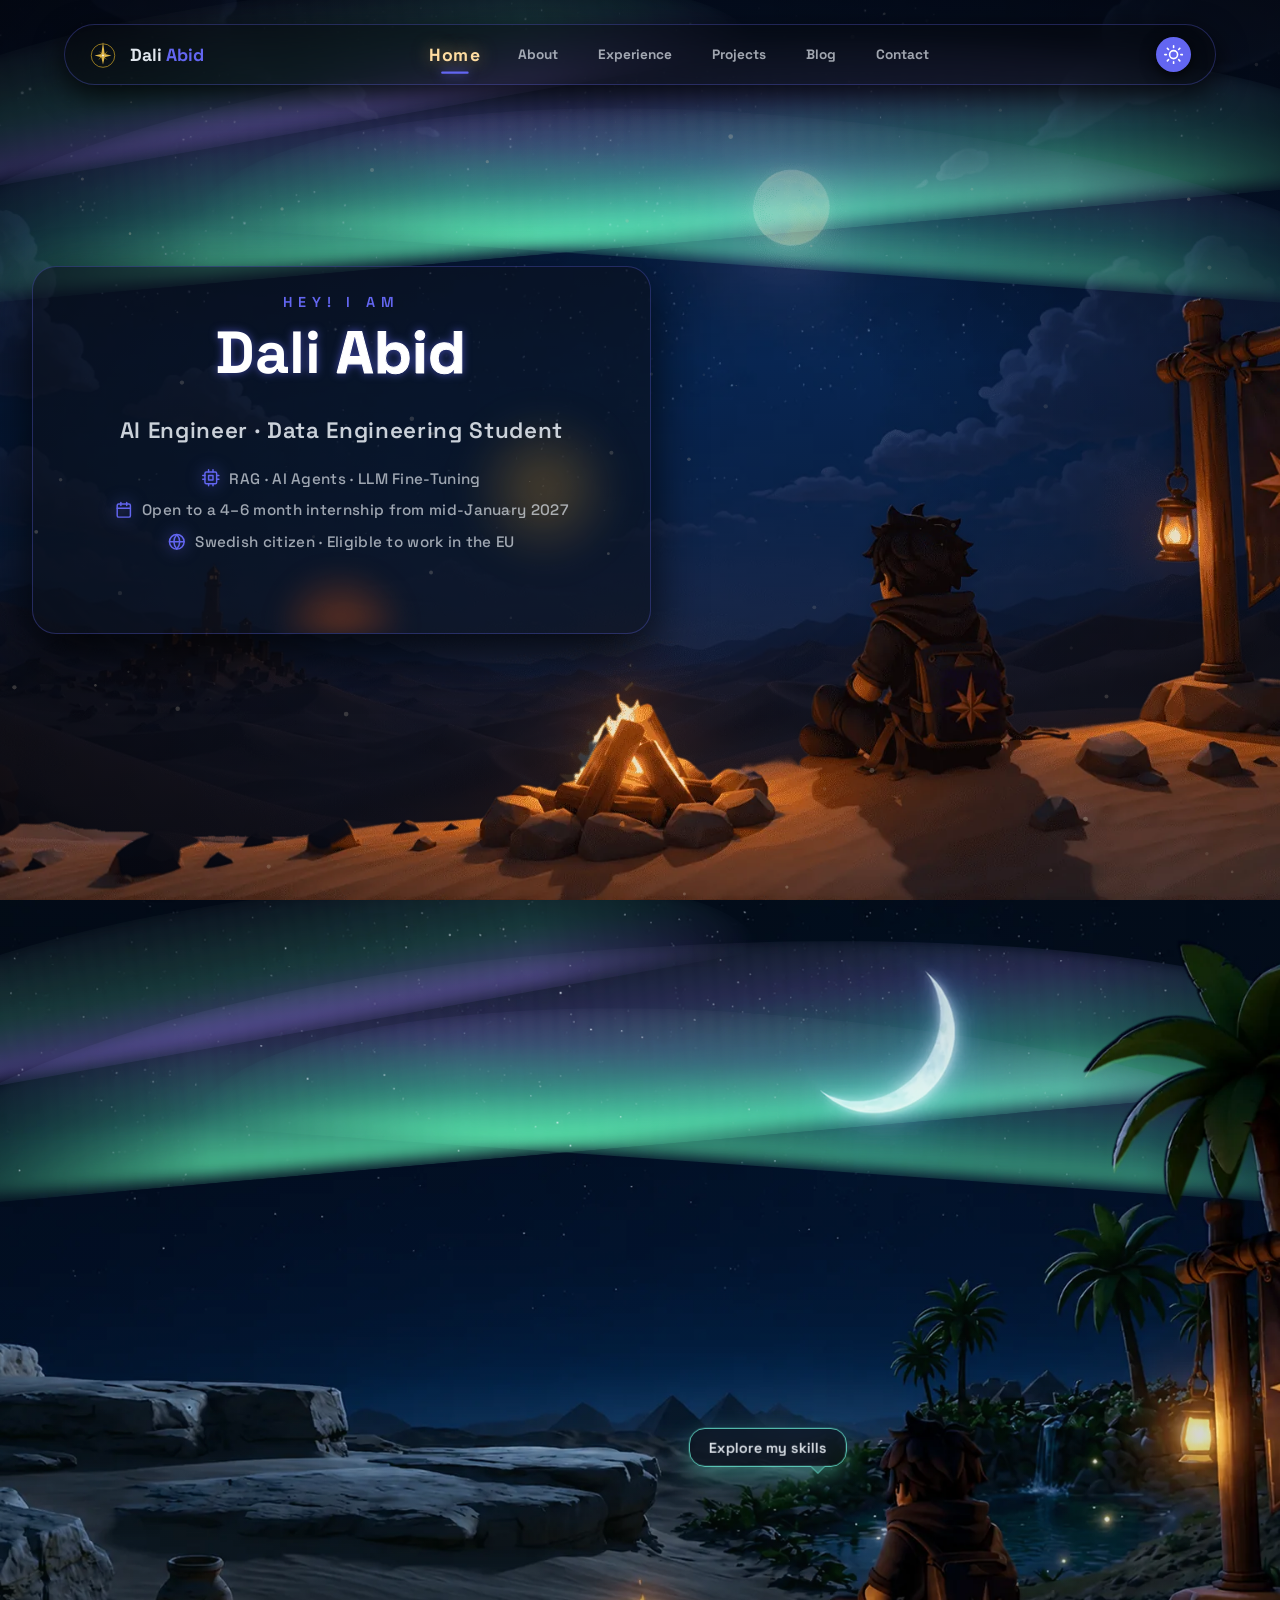
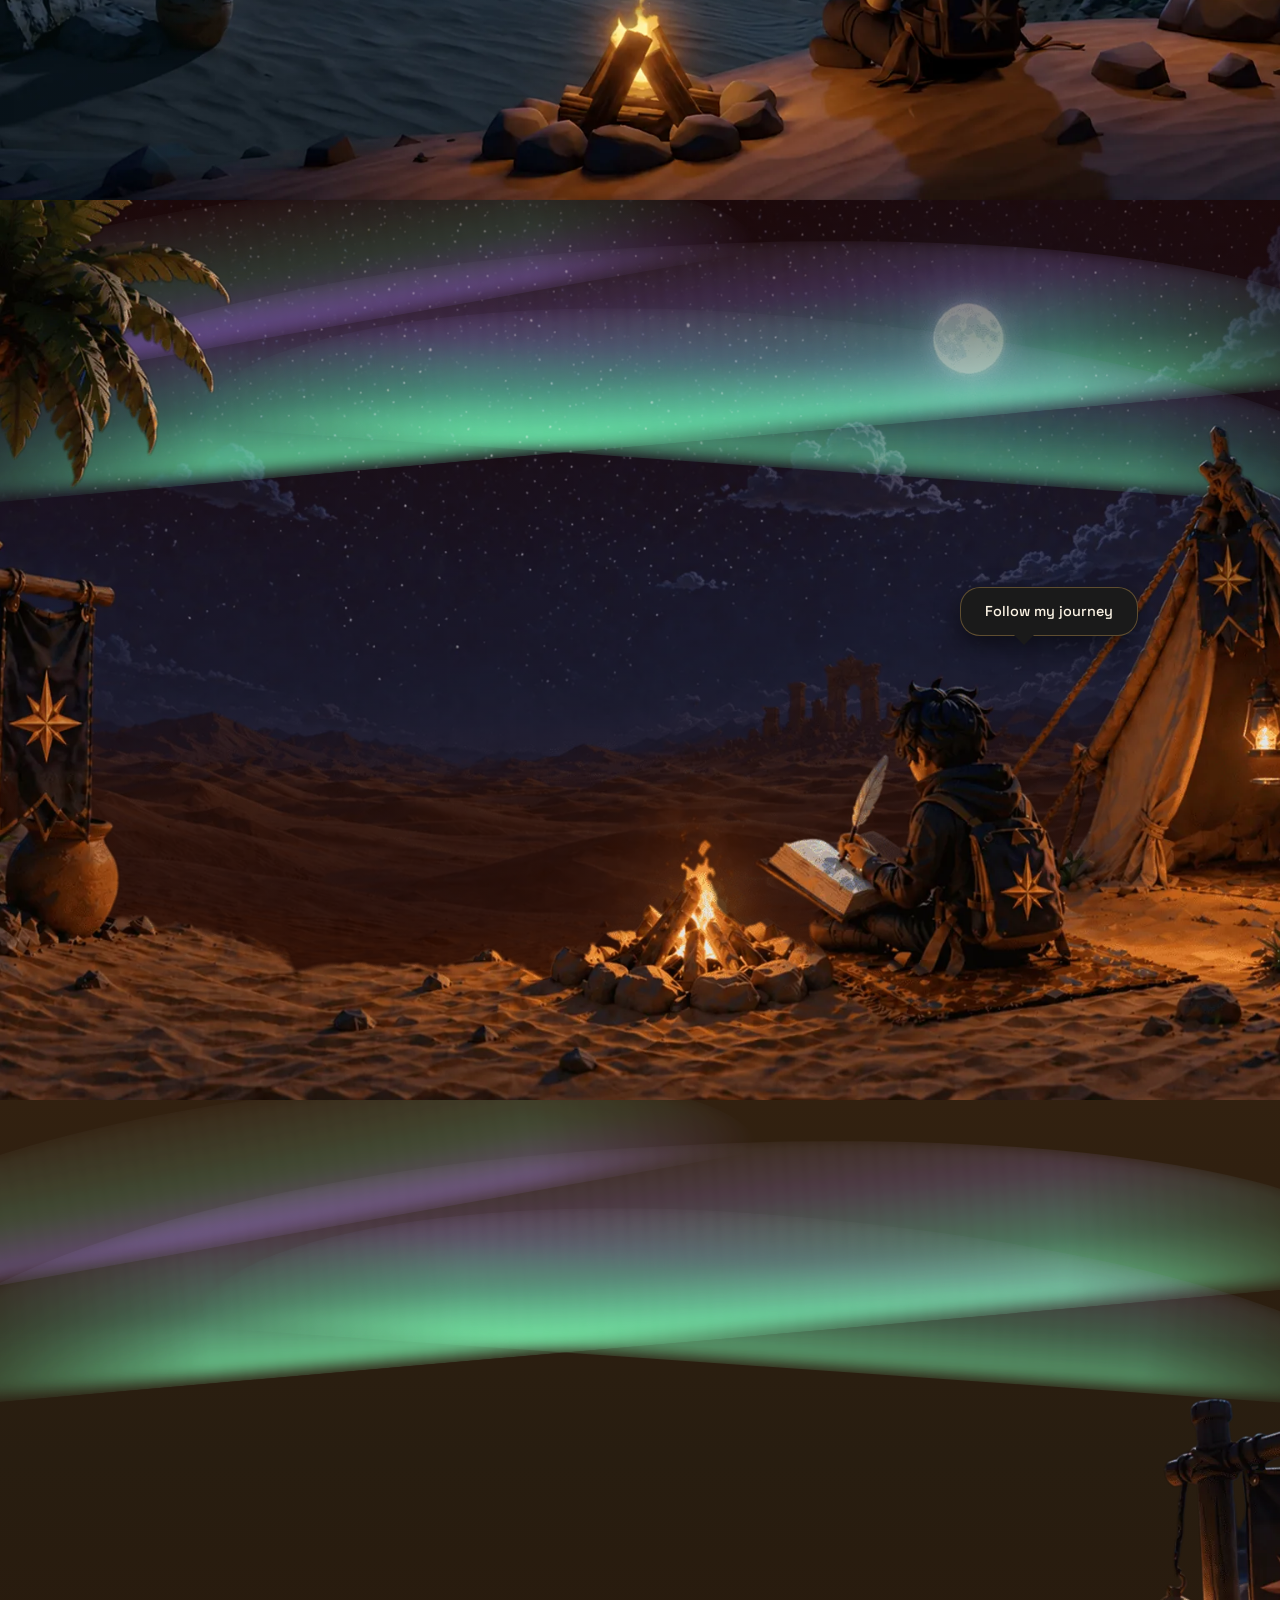
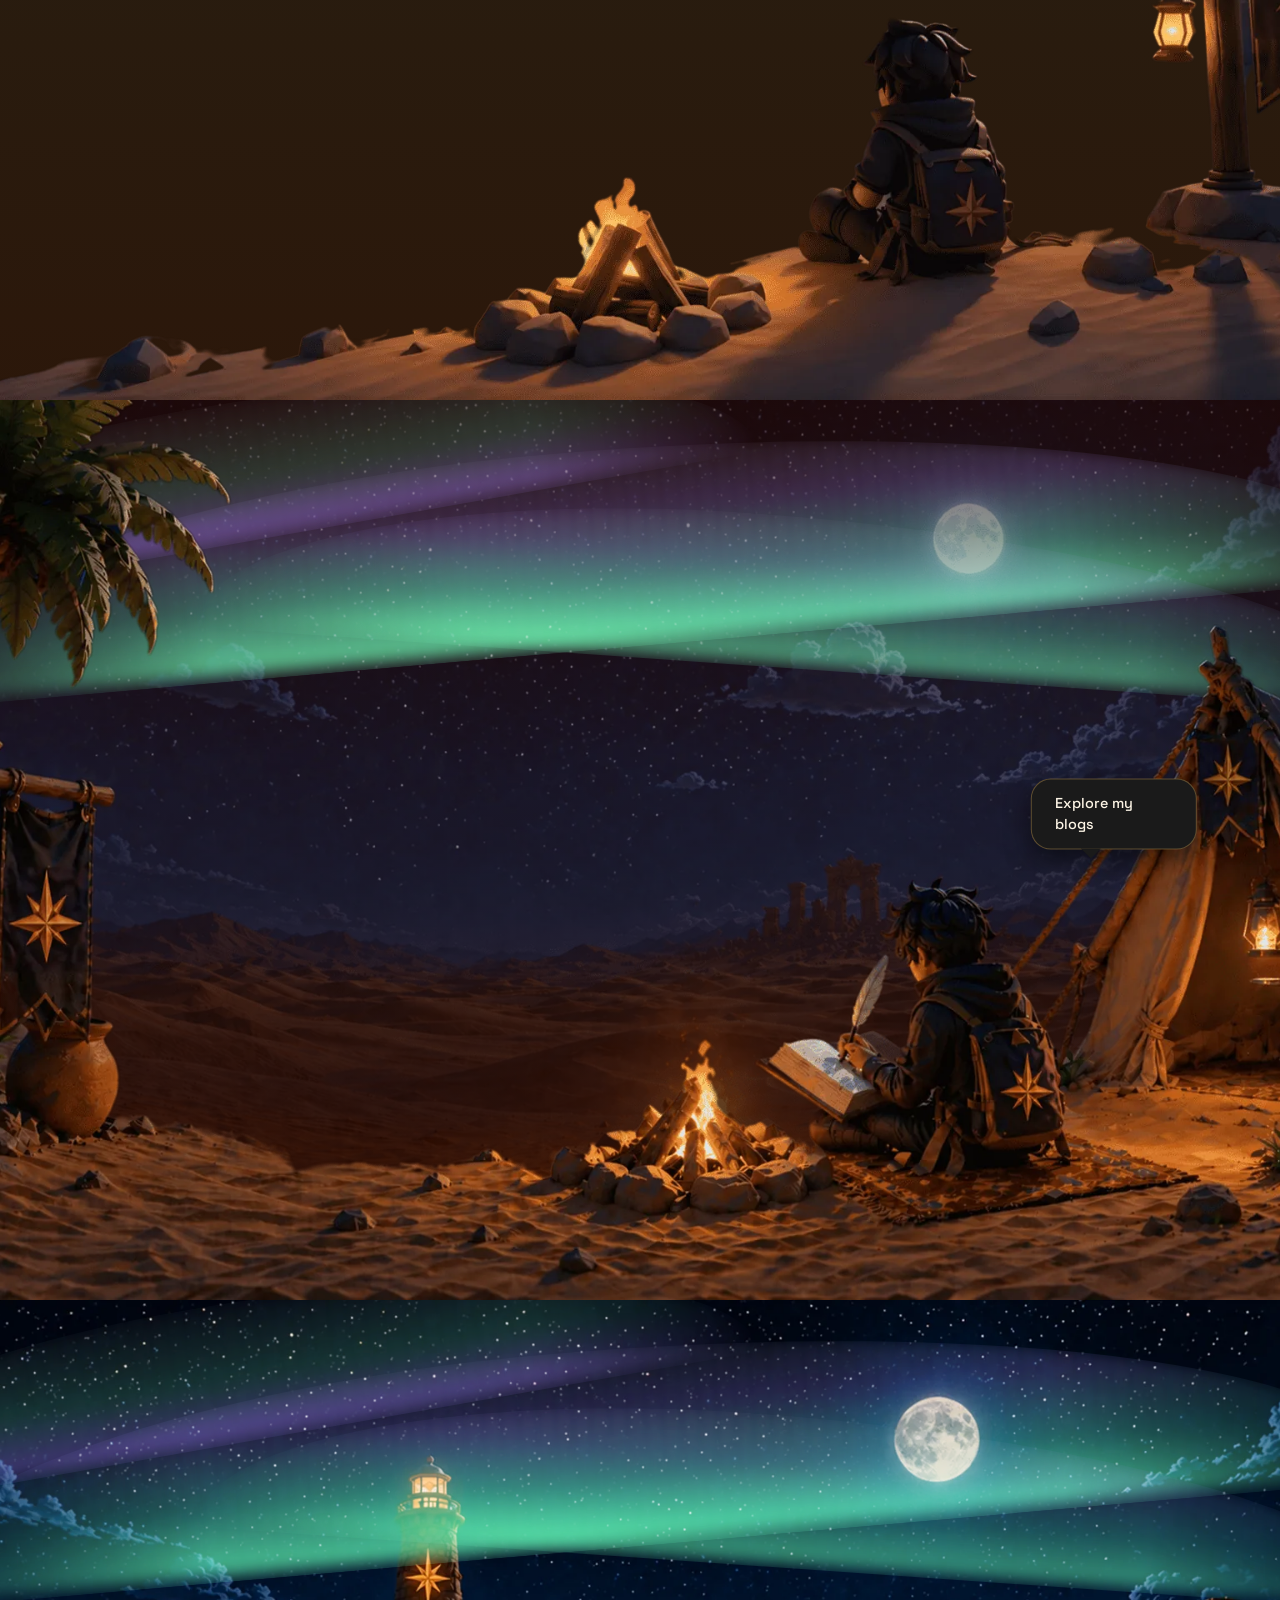
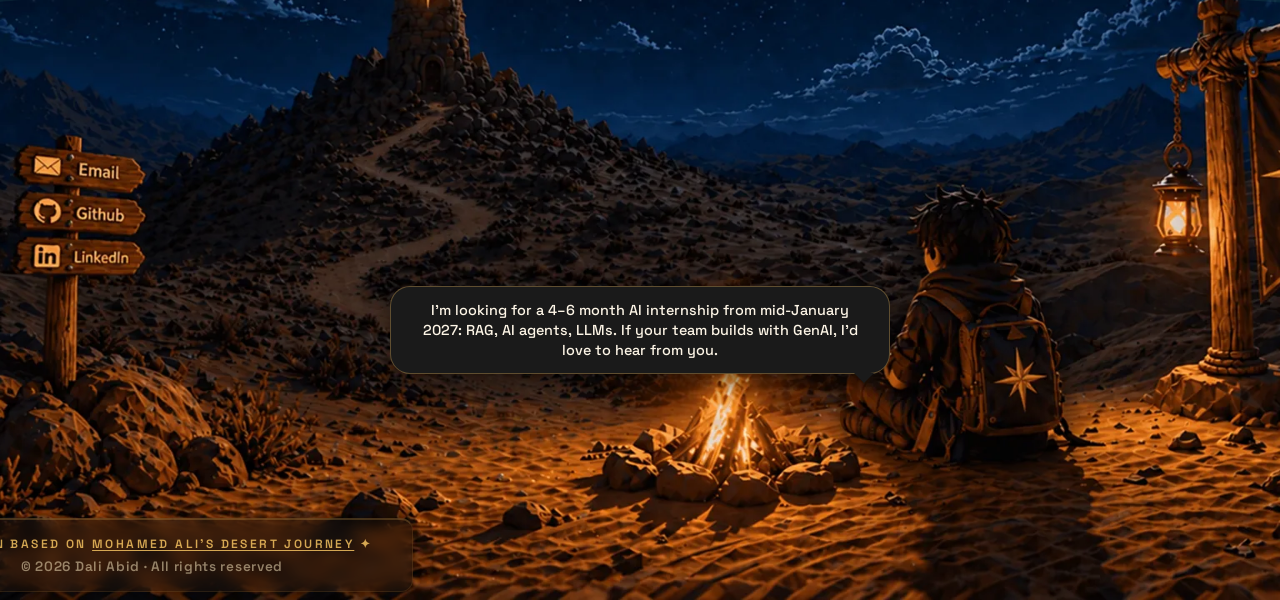
<file: index.html>
<!doctype html>
<html lang="en">
  <head>
    <meta charset="UTF-8" />
    <meta name="viewport" content="width=device-width, initial-scale=1.0" />
    <link rel="icon" type="image/svg+xml" href="/logo.svg" />
    <title>Dali Abid — AI Engineer Portfolio</title>
    <meta
      name="description"
      content="Dali Abid — Data Engineering student and AI engineer working on RAG, AI agents and LLM fine-tuning. Open to a 4–6 month internship from mid-January 2027."
    />
    <meta name="author" content="Dali Abid" />
    <meta
      name="keywords"
      content="Dali Abid, AI Engineer, Generative AI, RAG, GraphRAG, AI Agents, LangGraph, LLM Fine-Tuning, Data Engineering, Internship 2027, Portfolio"
    />
    <meta property="og:title" content="Dali Abid — AI Engineer Portfolio" />
    <meta
      property="og:description"
      content="RAG, AI agents and LLM fine-tuning. Open to a 4–6 month internship from mid-January 2027."
    />
    <meta property="og:type" content="website" />
    <meta property="og:url" content="https://adeilm.github.io/" />
    <meta property="og:image" content="https://adeilm.github.io/og-image.jpg" />
    <meta property="og:image:width" content="1200" />
    <meta property="og:image:height" content="630" />
    <meta name="twitter:card" content="summary_large_image" />
    <link rel="preconnect" href="https://fonts.googleapis.com" />
    <link rel="preconnect" href="https://fonts.gstatic.com" crossorigin />
    <link
      href="https://fonts.googleapis.com/css2?family=Space+Grotesk:wght@300;400;500;600;700&family=Inter:wght@300;400;500;600&family=Amiri:wght@400;700&family=Special+Elite&family=Dancing+Script:wght@400;700&display=swap"
      rel="stylesheet"
    />
    <!-- Visitor counter: dashboard at https://daliabid.goatcounter.com (no cookies) -->
    <script
      data-goatcounter="https://daliabid.goatcounter.com/count"
      async
      src="https://gc.zgo.at/count.js"
    ></script>
    <script type="module" crossorigin src="/assets/index-GPpDAyKy.js"></script>
    <link rel="stylesheet" crossorigin href="/assets/index-BuWx5ohe.css">
  </head>
  <body>
    <div id="root"></div>
  </body>
</html>
</file>
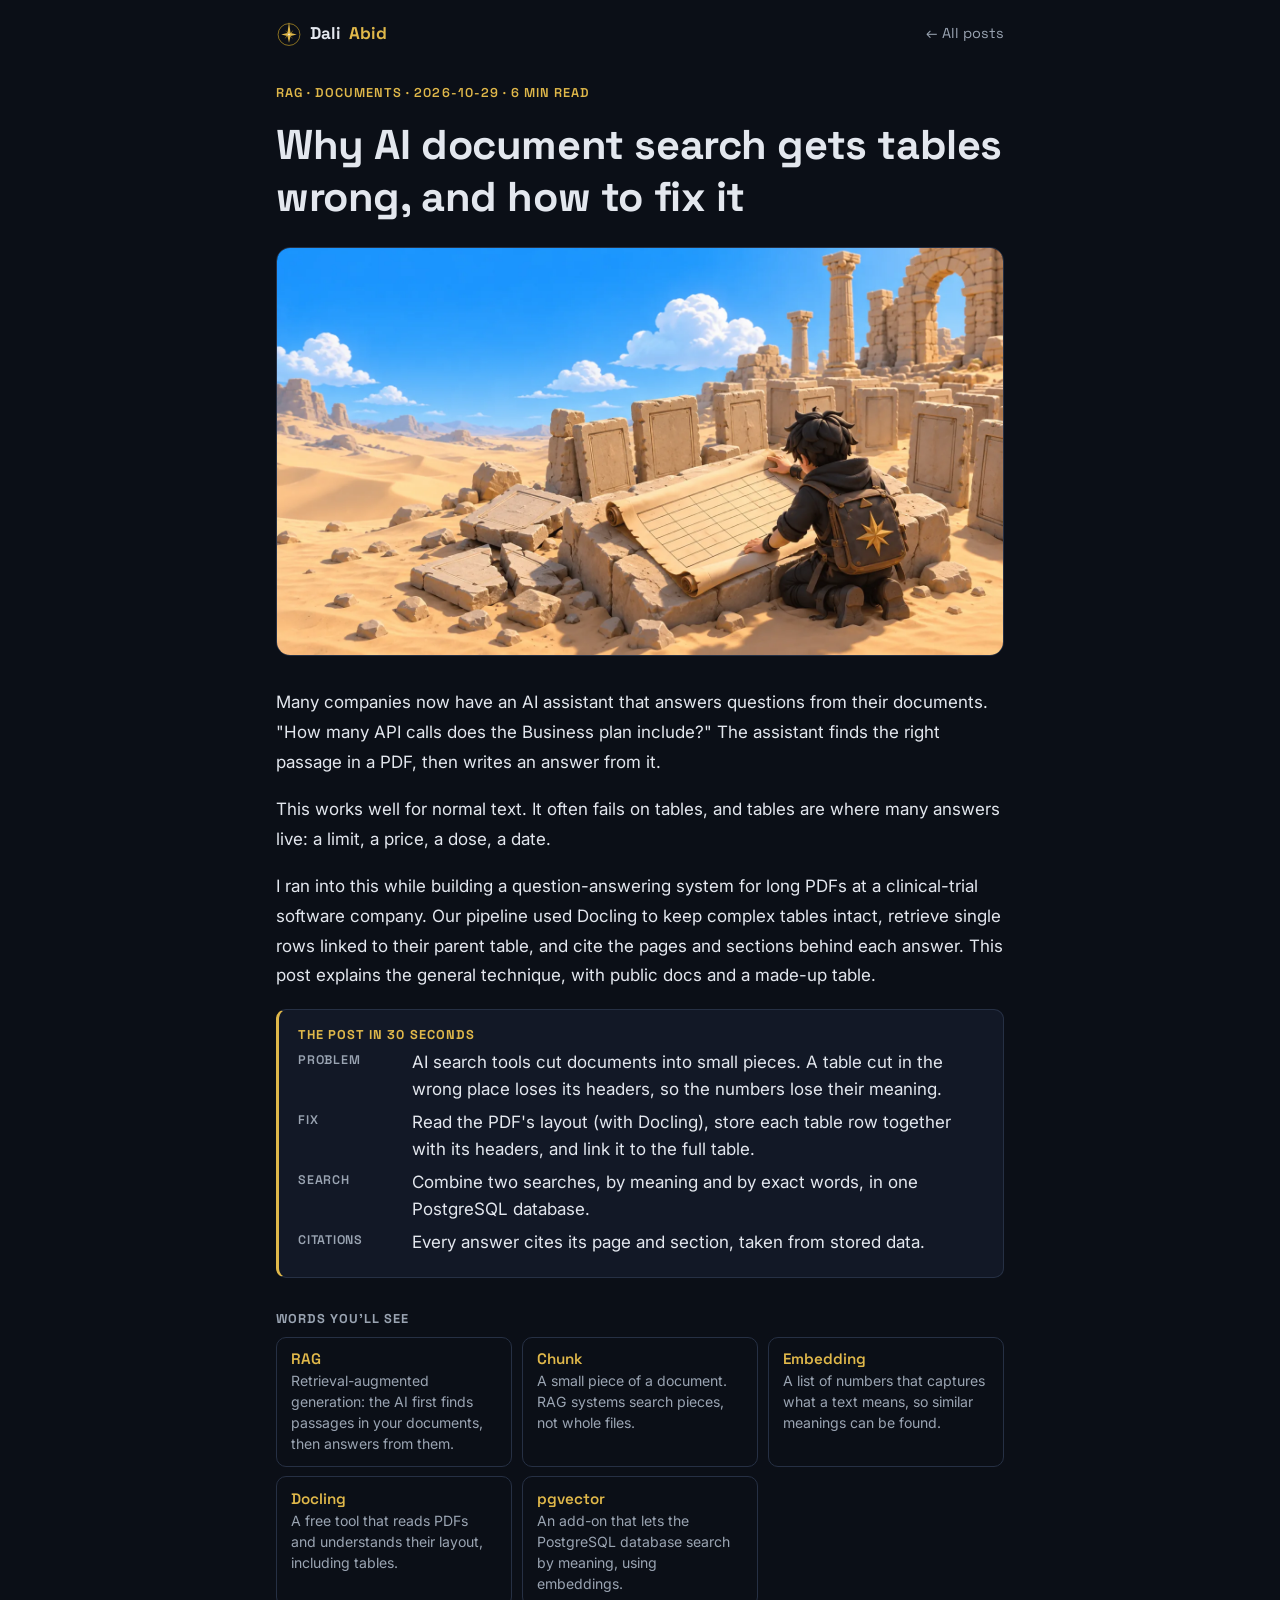
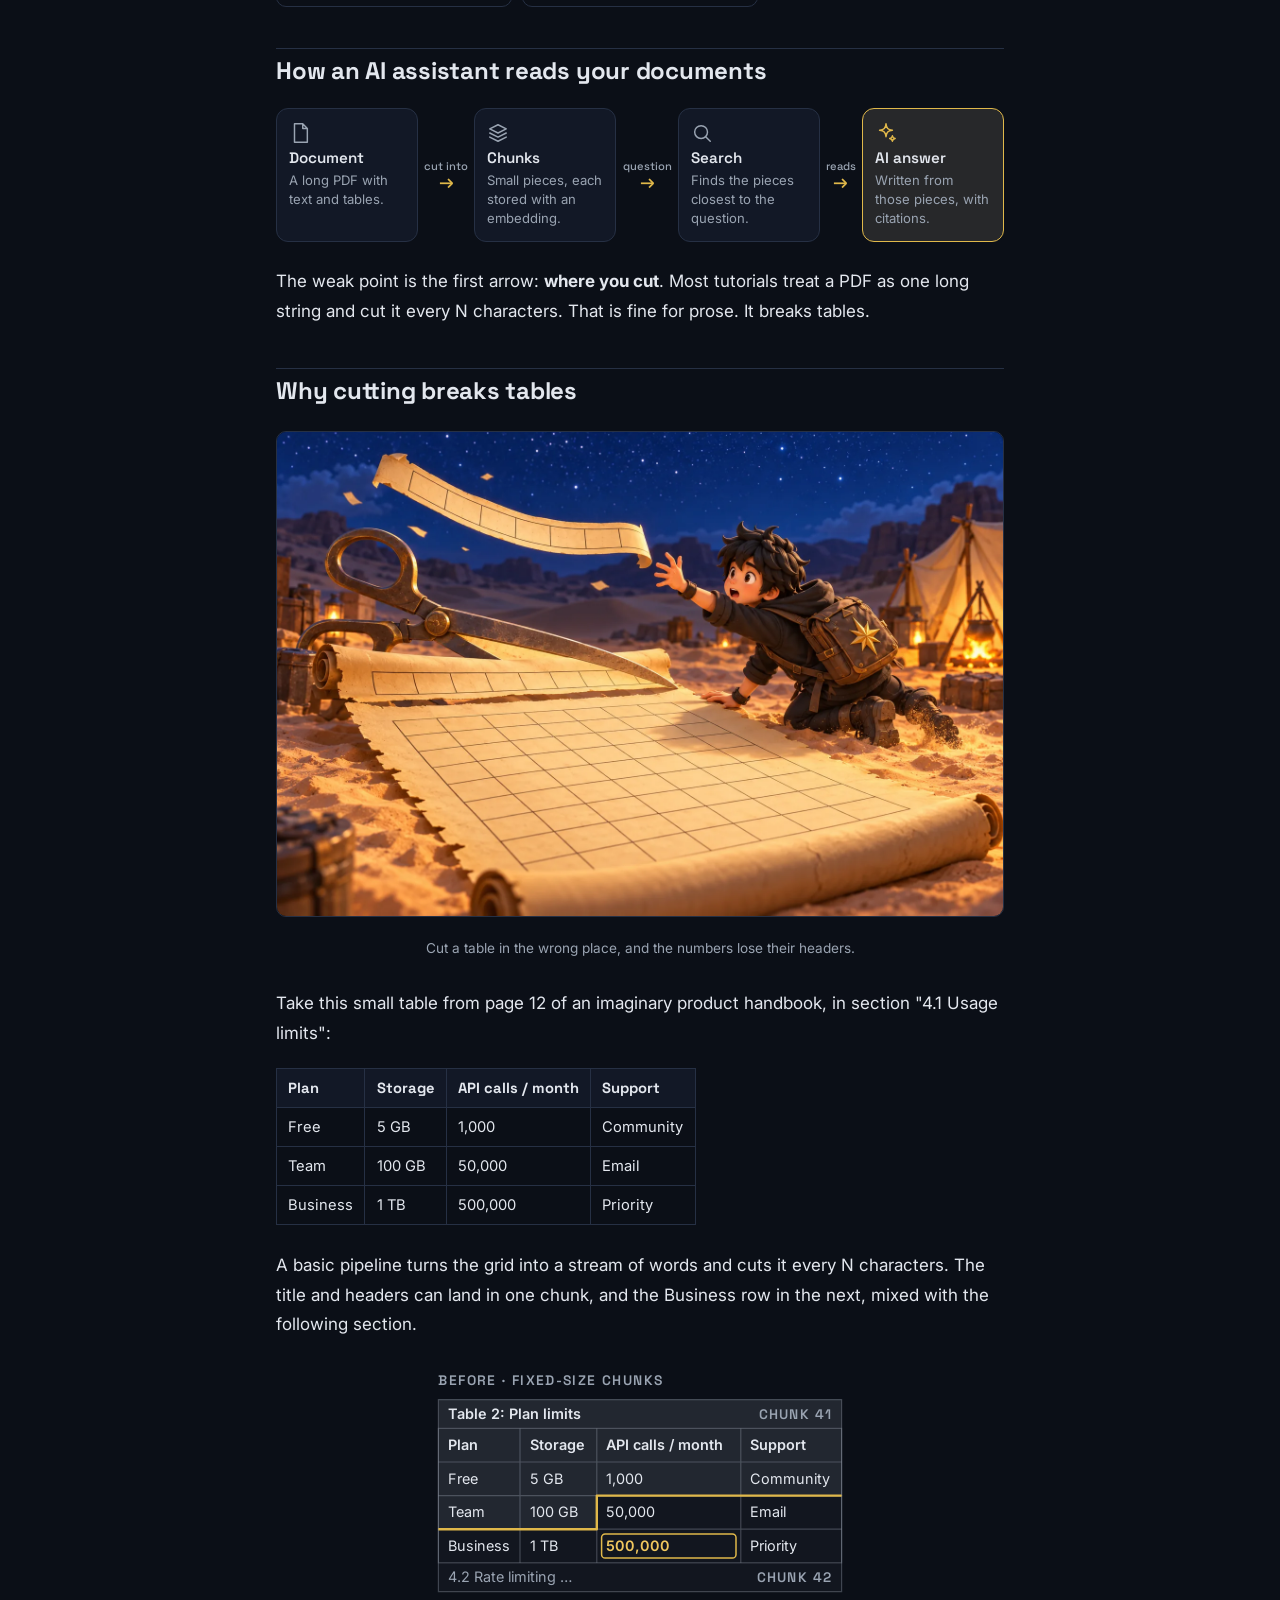
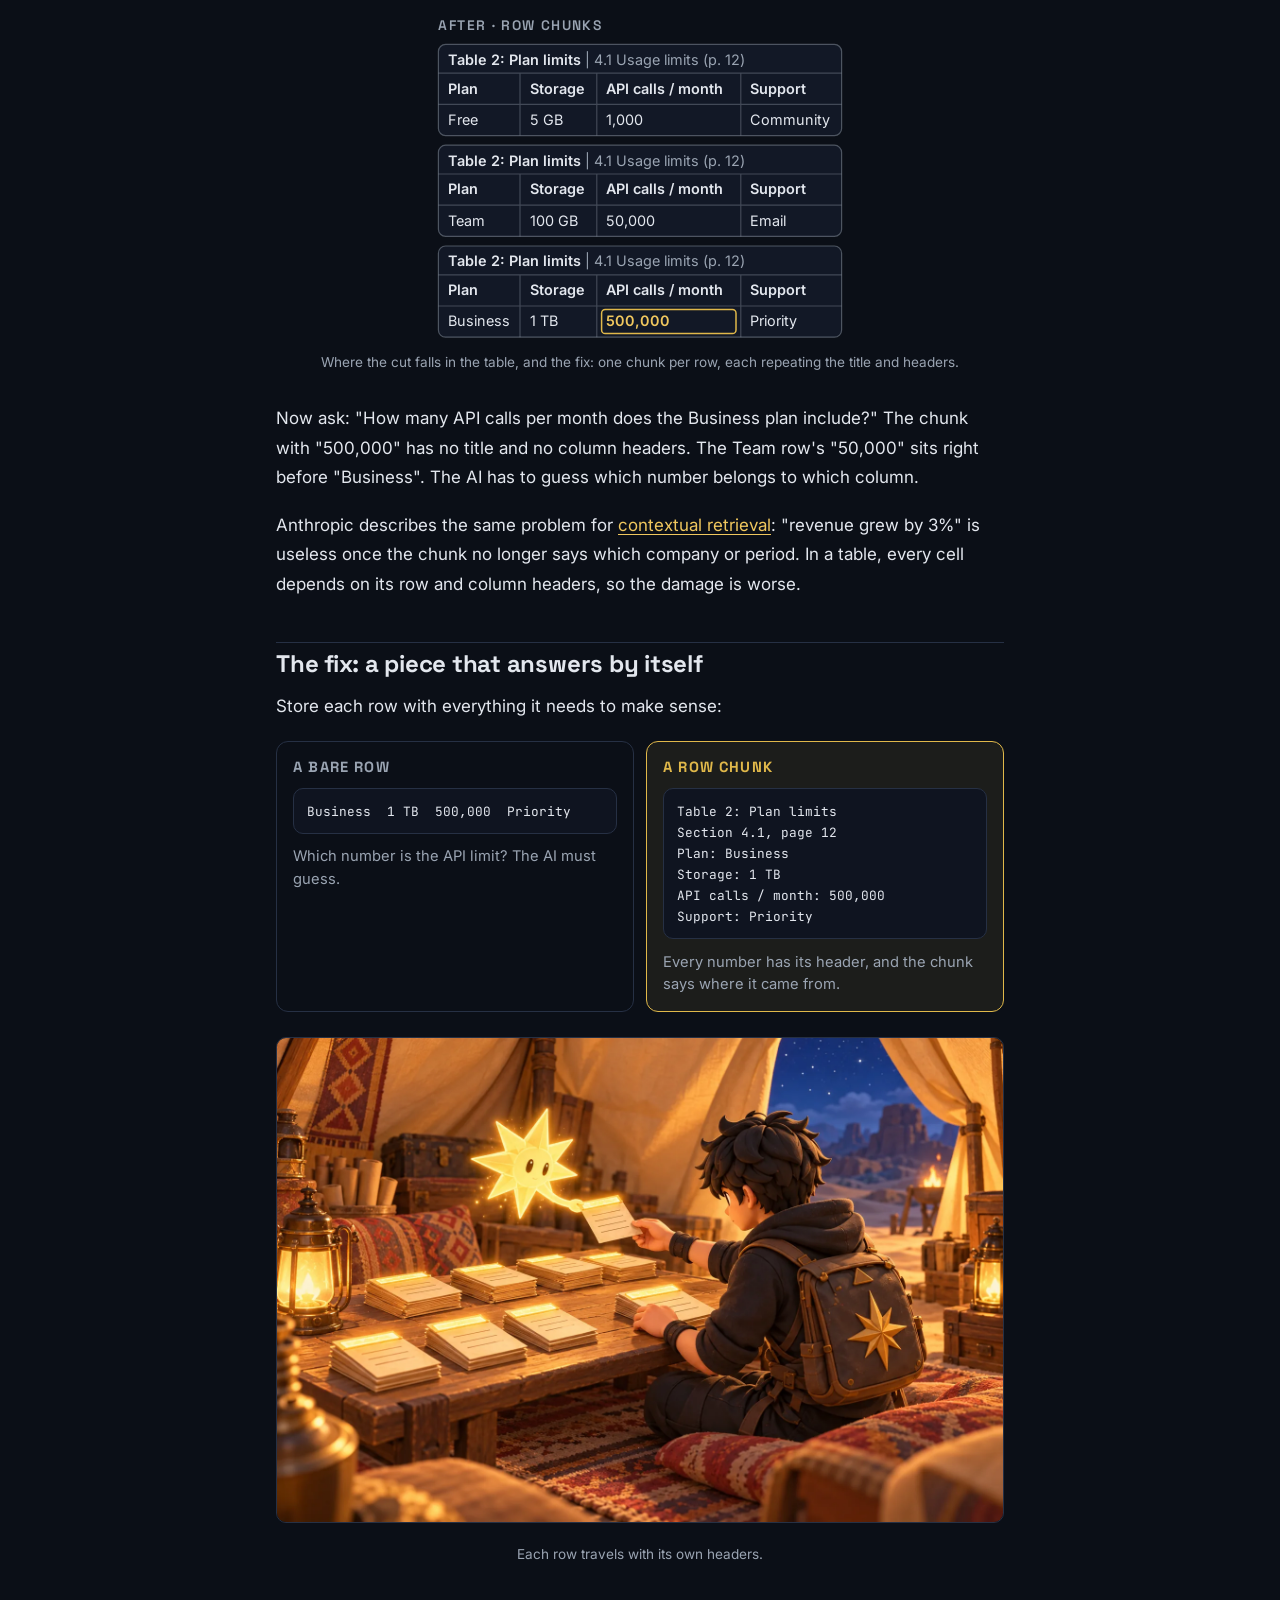
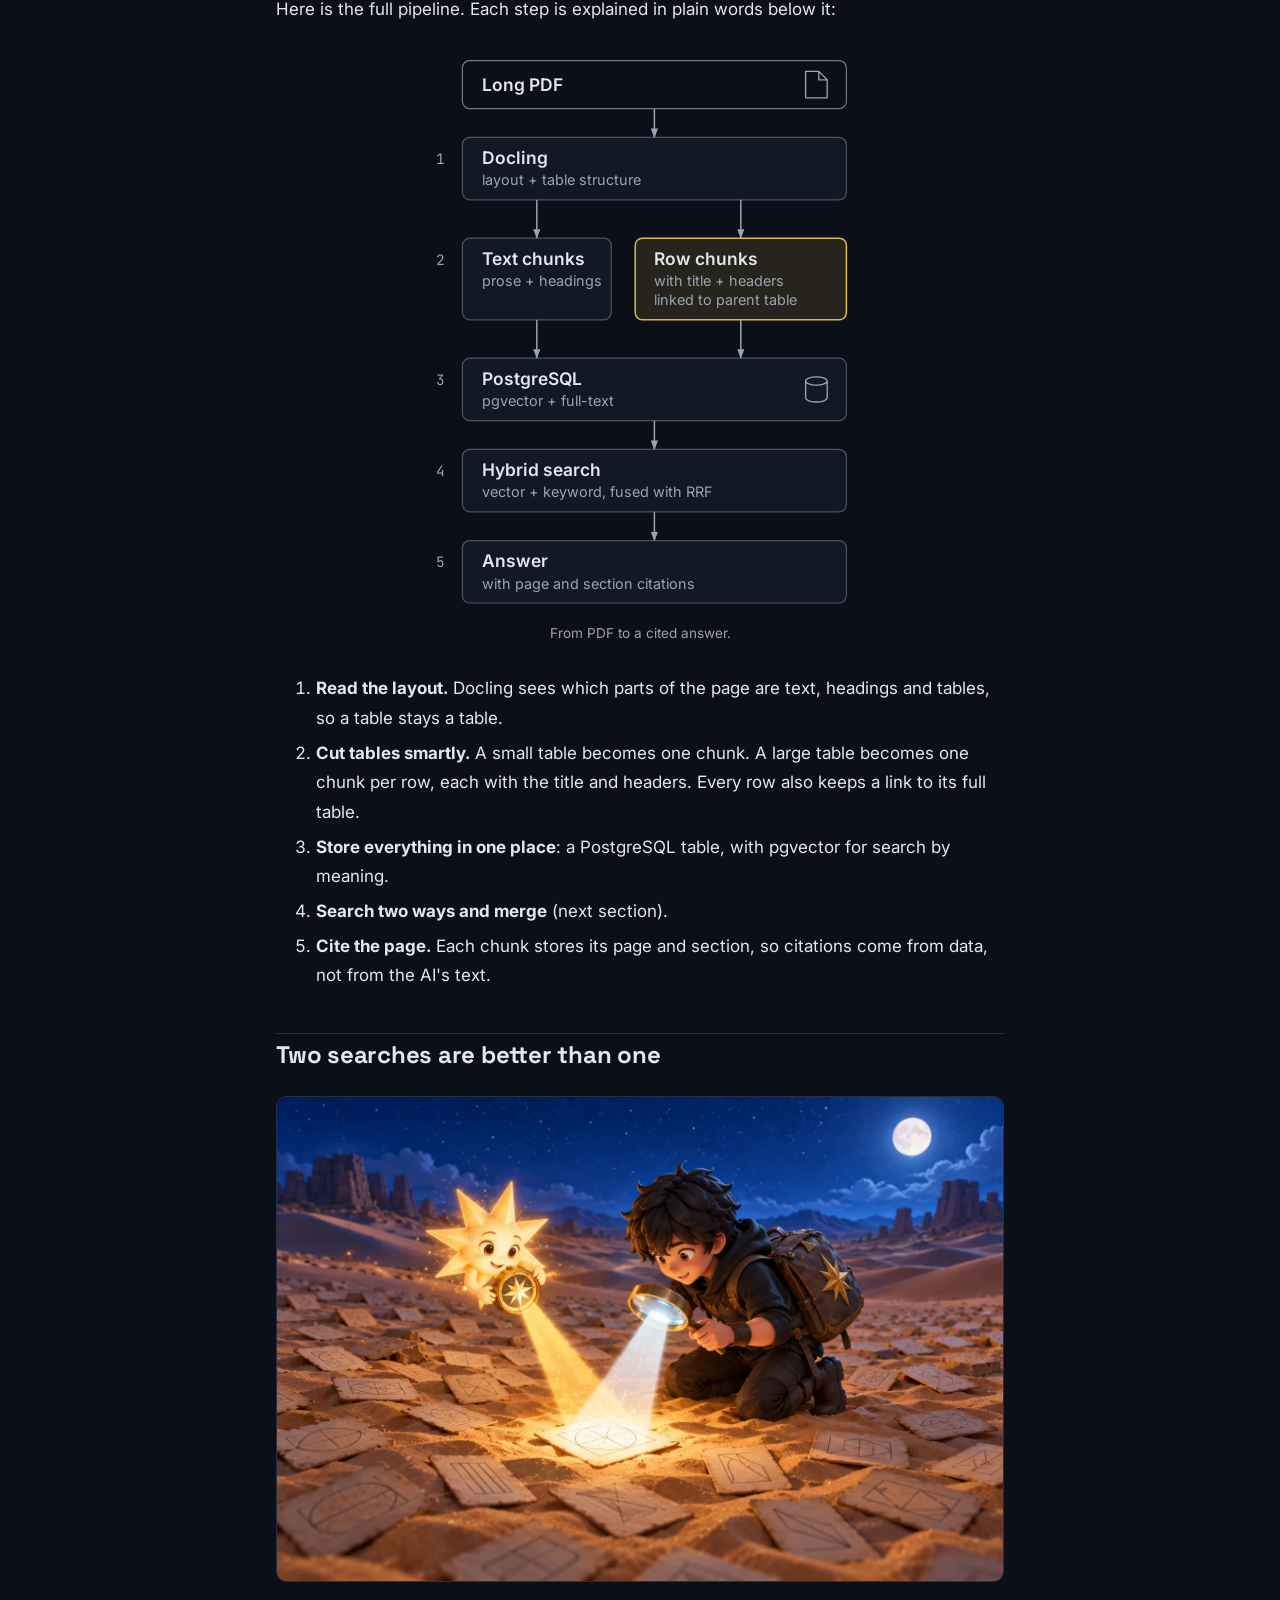
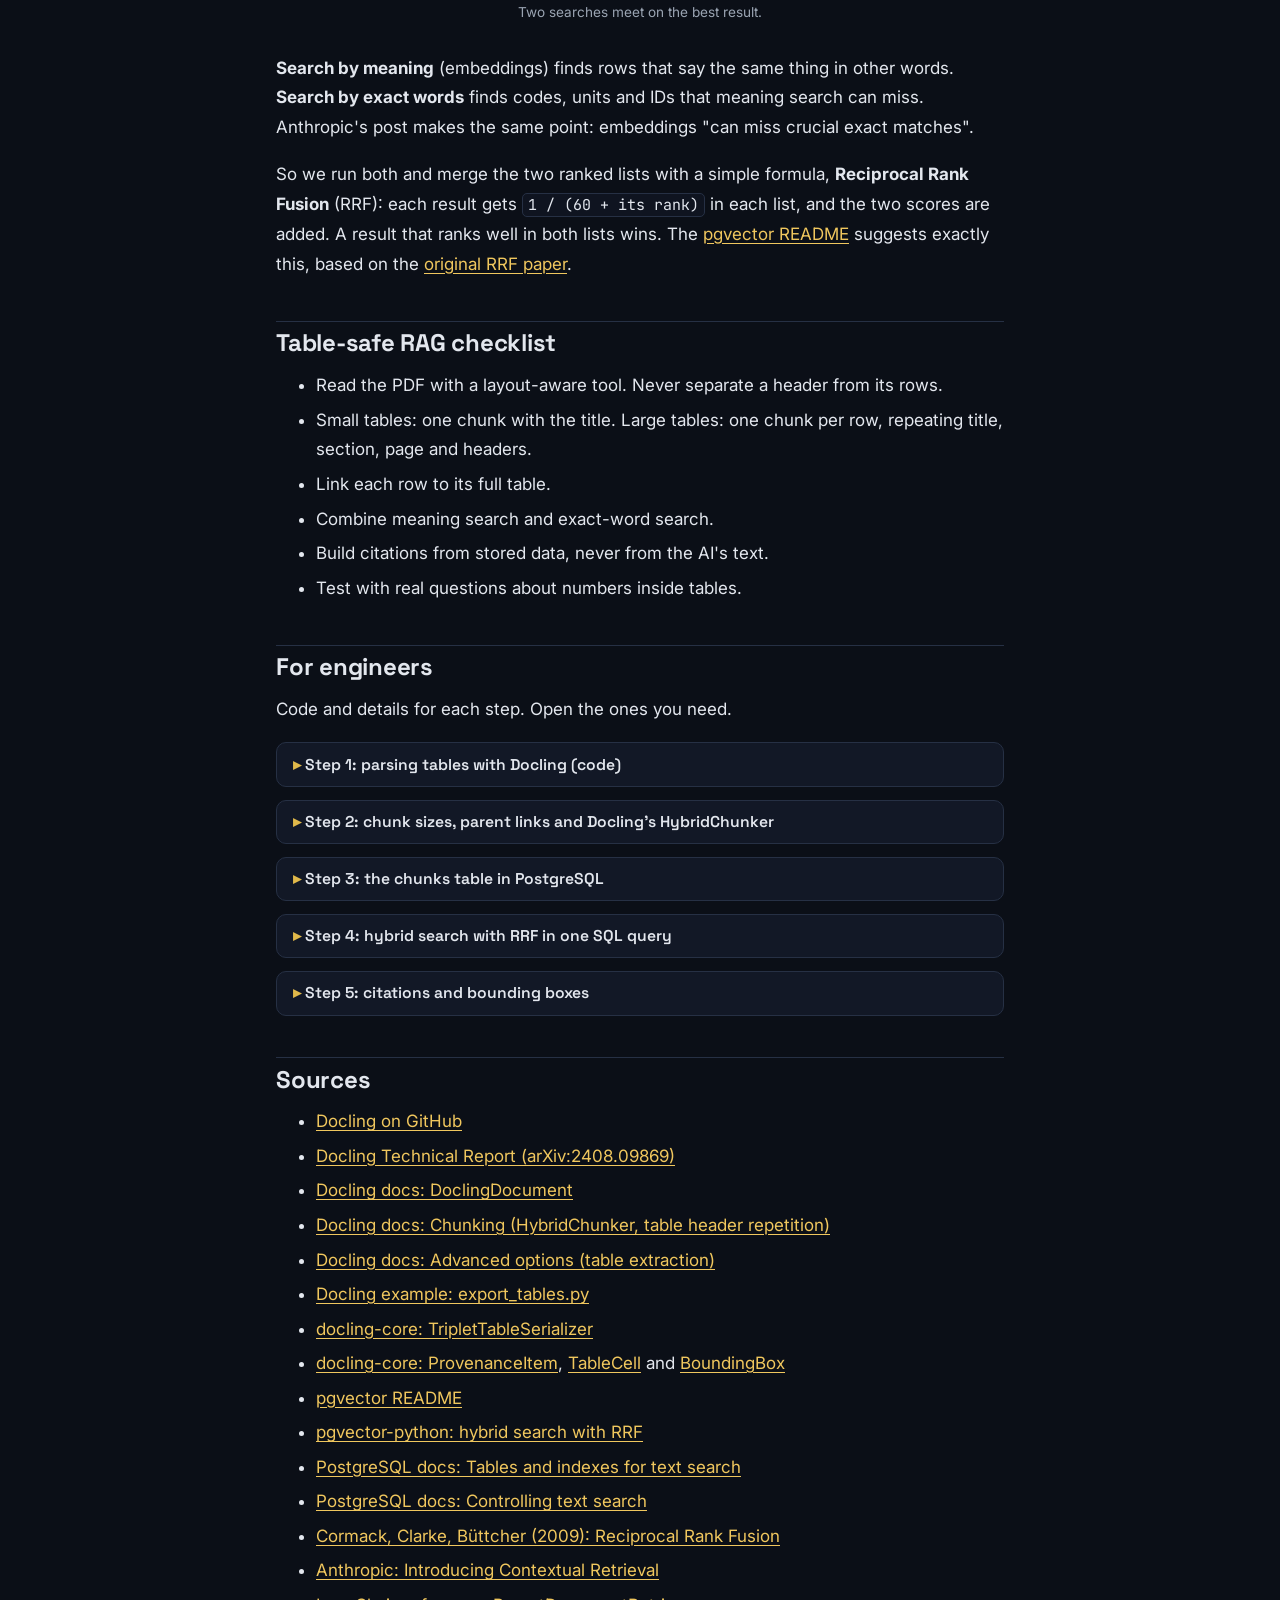
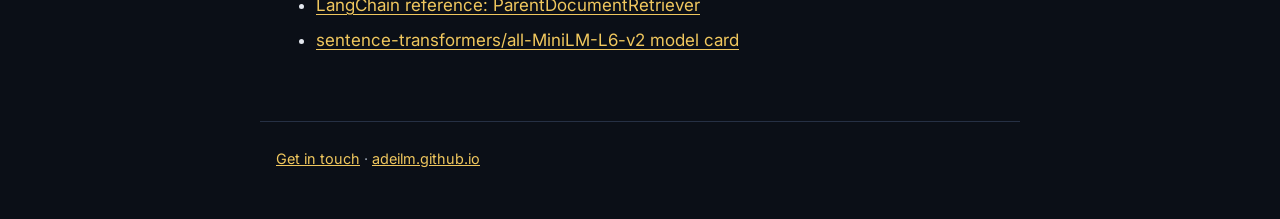
<file: blog/tables-in-rag-docling-pgvector/index.html>
<!doctype html>
<html lang="en">
<head>
<meta charset="UTF-8" />
<meta name="viewport" content="width=device-width, initial-scale=1.0" />
<title>Why AI document search gets tables wrong, and how to fix it · Dali Abid</title>
<meta name="description" content="AI assistants that read PDFs often cut tables apart and lose the headers. The fix: one piece per row, with its headers, plus two kinds of search." />
<meta name="author" content="Dali Abid" />
<meta property="og:title" content="Why AI document search gets tables wrong, and how to fix it" />
<meta property="og:description" content="AI assistants that read PDFs often cut tables apart and lose the headers. The fix: one piece per row, with its headers, plus two kinds of search." />
<meta property="og:type" content="article" />
<meta property="og:image" content="https://adeilm.github.io/blog/tables-in-rag-docling-pgvector/cover.webp" />
<link rel="icon" type="image/svg+xml" href="/logo.svg" />
<link rel="preconnect" href="https://fonts.googleapis.com" />
<link rel="preconnect" href="https://fonts.gstatic.com" crossorigin />
<link href="https://fonts.googleapis.com/css2?family=Space+Grotesk:wght@500;600;700&family=Inter:wght@400;500;600&family=JetBrains+Mono:wght@400&display=swap" rel="stylesheet" />
<link rel="stylesheet" href="/blog/post.css" />
<script>
  // same day/night choice as the portfolio (night by default)
  try { if (localStorage.getItem('theme') === 'light') document.documentElement.dataset.theme = 'light'; } catch (e) {}
</script>
<script data-goatcounter="https://daliabid.goatcounter.com/count" async src="https://gc.zgo.at/count.js"></script>
</head>
<body>
<header class="post-top">
  <a class="post-home" href="/#blog"><img src="/logo.svg" alt="" width="26" height="26" /> Dali <span>Abid</span></a>
  <a class="post-back" href="/#blog">← All posts</a>
</header>

<article class="post">
  <p class="post-meta">RAG · Documents · 2026-10-29 · 6 min read</p>
  <h1>Why AI document search gets tables wrong, and how to fix it</h1>
  <img class="post-cover" src="cover.webp" alt="" />
  <p>Many companies now have an AI assistant that answers questions from their documents. &quot;How many API calls does the Business plan include?&quot; The assistant finds the right passage in a PDF, then writes an answer from it.</p>
<p>This works well for normal text. It often fails on tables, and tables are where many answers live: a limit, a price, a dose, a date.</p>
<p>I ran into this while building a question-answering system for long PDFs at a clinical-trial software company. Our pipeline used Docling to keep complex tables intact, retrieve single rows linked to their parent table, and cite the pages and sections behind each answer. This post explains the general technique, with public docs and a made-up table.</p>
<div class="post-tldr">
<p class="post-tldr__title">The post in 30 seconds</p>
<dl class="post-brief">
<dt>Problem</dt><dd>AI search tools cut documents into small pieces. A table cut in the wrong place loses its headers, so the numbers lose their meaning.</dd>
<dt>Fix</dt><dd>Read the PDF's layout (with Docling), store each table row together with its headers, and link it to the full table.</dd>
<dt>Search</dt><dd>Combine two searches, by meaning and by exact words, in one PostgreSQL database.</dd>
<dt>Citations</dt><dd>Every answer cites its page and section, taken from stored data.</dd>
</dl>
</div>

<div class="post-terms">
<p class="post-terms__title">Words you'll see</p>
<dl>
<div><dt>RAG</dt><dd>Retrieval-augmented generation: the AI first finds passages in your documents, then answers from them.</dd></div>
<div><dt>Chunk</dt><dd>A small piece of a document. RAG systems search pieces, not whole files.</dd></div>
<div><dt>Embedding</dt><dd>A list of numbers that captures what a text means, so similar meanings can be found.</dd></div>
<div><dt>Docling</dt><dd>A free tool that reads PDFs and understands their layout, including tables.</dd></div>
<div><dt>pgvector</dt><dd>An add-on that lets the PostgreSQL database search by meaning, using embeddings.</dd></div>
</dl>
</div>

<h2>How an AI assistant reads your documents</h2>
<div class="post-flow" role="list" aria-label="How a RAG system answers from a document">
<div class="post-flow__step" role="listitem"><svg viewBox="0 0 24 24" aria-hidden="true"><path d="M6 2h9l5 5v15H6z M15 2v5h5"/></svg><b>Document</b><span>A long PDF with text and tables.</span></div>
<div class="post-flow__arrow" aria-hidden="true">cut into</div>
<div class="post-flow__step" role="listitem"><svg viewBox="0 0 24 24" aria-hidden="true"><path d="M12 3 3 7.5l9 4.5 9-4.5z M3 12l9 4.5 9-4.5 M3 16.5l9 4.5 9-4.5"/></svg><b>Chunks</b><span>Small pieces, each stored with an embedding.</span></div>
<div class="post-flow__arrow" aria-hidden="true">question</div>
<div class="post-flow__step" role="listitem"><svg viewBox="0 0 24 24" aria-hidden="true"><circle cx="11" cy="11" r="7"/><path d="m21 21-5-5"/></svg><b>Search</b><span>Finds the pieces closest to the question.</span></div>
<div class="post-flow__arrow" aria-hidden="true">reads</div>
<div class="post-flow__step post-flow__step--ai" role="listitem"><svg viewBox="0 0 24 24" aria-hidden="true"><path d="M12 2c.6 5 2 6.4 7 7-5 .6-6.4 2-7 7-.6-5-2-6.4-7-7 5-.6 6.4-2 7-7z M19 15c.3 2 1 2.7 3 3-2 .3-2.7 1-3 3-.3-2-1-2.7-3-3 2-.3 2.7-1 3-3z"/></svg><b>AI answer</b><span>Written from those pieces, with citations.</span></div>
</div>

<p>The weak point is the first arrow: <strong>where you cut</strong>. Most tutorials treat a PDF as one long string and cut it every N characters. That is fine for prose. It breaks tables.</p>
<h2>Why cutting breaks tables</h2>
<p><figure class="post-figure"><img src="cut.webp" alt="A long scroll with a table is cut by giant scissors, and the header row floats away while the boy tries to catch it" loading="lazy" /><figcaption>Cut a table in the wrong place, and the numbers lose their headers.</figcaption></figure></p>
<p>Take this small table from page 12 of an imaginary product handbook, in section &quot;4.1 Usage limits&quot;:</p>
<table>
<thead>
<tr>
<th>Plan</th>
<th>Storage</th>
<th>API calls / month</th>
<th>Support</th>
</tr>
</thead>
<tbody><tr>
<td>Free</td>
<td>5 GB</td>
<td>1,000</td>
<td>Community</td>
</tr>
<tr>
<td>Team</td>
<td>100 GB</td>
<td>50,000</td>
<td>Email</td>
</tr>
<tr>
<td>Business</td>
<td>1 TB</td>
<td>500,000</td>
<td>Priority</td>
</tr>
</tbody></table>
<p>A basic pipeline turns the grid into a stream of words and cuts it every N characters. The title and headers can land in one chunk, and the Business row in the next, mixed with the following section.</p>
<p><figure class="post-figure post-svg"><svg class="dd-cut" viewBox="0 0 360 480" xmlns="http://www.w3.org/2000/svg" role="img" aria-labelledby="dd-cut-title dd-cut-desc">
  <title id="dd-cut-title">Fixed-size chunks vs. row chunks</title>
  <desc id="dd-cut-desc">The Plan limits table cut by fixed-size chunking: chunk 41 holds the title, the column headers, the Free row and half of the Team row, while chunk 42 holds the rest of the Team row, the Business row with 500,000 API calls and the next section. With row chunks, each of the Free, Team and Business rows is its own chunk that repeats the table title, section, page and column headers.</desc>
  <style>
    svg.dd-cut { max-width: 432px; margin-inline: auto; }
    .dd-cut .dd-eb { font: 600 11.5px 'Space Grotesk', system-ui, sans-serif; letter-spacing: .1em; fill: var(--dim); }
    .dd-cut .dd-c41, .dd-cut .dd-c42 { fill: var(--dim); stroke: var(--dim); stroke-opacity: .35; stroke-width: 1; }
    .dd-cut .dd-c41 { fill-opacity: .16; }
    .dd-cut .dd-c42 { fill-opacity: .05; }
    .dd-cut .dd-cutline { fill: none; stroke: var(--accent); stroke-width: 2; stroke-linejoin: round; }
    .dd-cut .dd-grid { fill: none; stroke: var(--dim); stroke-opacity: .35; stroke-width: 1; }
    .dd-cut .dd-card { fill: var(--surface); stroke: var(--dim); stroke-opacity: .45; stroke-width: 1; }
    .dd-cut .dd-th { font: 600 12px 'Inter', system-ui, sans-serif; fill: var(--text); }
    .dd-cut .dd-td { font: 400 12px 'Inter', system-ui, sans-serif; fill: var(--text); }
    .dd-cut .dd-note { font: 400 12px 'Inter', system-ui, sans-serif; fill: var(--dim); }
    .dd-cut .dd-tag { font: 600 11.5px 'Space Grotesk', system-ui, sans-serif; letter-spacing: .08em; fill: var(--dim); }
    .dd-cut .dd-hit { fill: none; stroke: var(--accent); stroke-width: 1.25; }
    .dd-cut .dd-hit-t { font: 600 12px 'Inter', system-ui, sans-serif; fill: var(--link); }
  </style>

  <!-- columns: Plan 12-80 | Storage 80-144 | API calls / month 144-264 | Support 264-348 -->

  <!-- BEFORE: one table, two fixed-size chunks -->
  <text class="dd-eb" x="12" y="16">BEFORE · FIXED-SIZE CHUNKS</text>

  <path class="dd-c41" d="M12,28 H348 V108 H144 V136 H12 Z"/>
  <path class="dd-c42" d="M144,108 H348 V188 H12 V136 H144 Z"/>

  <rect class="dd-grid" x="12" y="52" width="336" height="112"/>
  <path class="dd-grid" d="M12,80 H348 M12,108 H348 M12,136 H348 M80,52 V164 M144,52 V164 M264,52 V164"/>

  <text class="dd-th" x="20" y="44">Table 2: Plan limits</text>
  <text class="dd-tag" x="340" y="44" text-anchor="end">CHUNK 41</text>

  <text class="dd-th" x="20" y="70">Plan</text>
  <text class="dd-th" x="88" y="70">Storage</text>
  <text class="dd-th" x="152" y="70">API calls / month</text>
  <text class="dd-th" x="272" y="70">Support</text>

  <text class="dd-td" x="20" y="98">Free</text>
  <text class="dd-td" x="88" y="98">5 GB</text>
  <text class="dd-td" x="152" y="98">1,000</text>
  <text class="dd-td" x="272" y="98">Community</text>

  <text class="dd-td" x="20" y="126">Team</text>
  <text class="dd-td" x="88" y="126">100 GB</text>
  <text class="dd-td" x="152" y="126">50,000</text>
  <text class="dd-td" x="272" y="126">Email</text>

  <text class="dd-td" x="20" y="154">Business</text>
  <text class="dd-td" x="88" y="154">1 TB</text>
  <rect class="dd-hit" x="148" y="140" width="112" height="20" rx="3"/>
  <text class="dd-hit-t" x="152" y="154">500,000</text>
  <text class="dd-td" x="272" y="154">Priority</text>

  <text class="dd-note" x="20" y="180">4.2 Rate limiting …</text>
  <text class="dd-tag" x="340" y="180" text-anchor="end">CHUNK 42</text>

  <!-- the chunk boundary, drawn last so it reads on top of the grid -->
  <path class="dd-cutline" d="M12,136 H144 V108 H348"/>

  <!-- AFTER: one chunk per row, each carrying title, section, page and headers -->
  <text class="dd-eb" x="12" y="220">AFTER · ROW CHUNKS</text>

  <rect class="dd-card" x="12" y="232" width="336" height="76" rx="6"/>
  <text x="20" y="249"><tspan class="dd-th">Table 2: Plan limits</tspan><tspan class="dd-note"> | 4.1 Usage limits (p. 12)</tspan></text>
  <path class="dd-grid" d="M12,256 H348 M12,282 H348 M80,256 V308 M144,256 V308 M264,256 V308"/>
  <text class="dd-th" x="20" y="273">Plan</text><text class="dd-th" x="88" y="273">Storage</text><text class="dd-th" x="152" y="273">API calls / month</text><text class="dd-th" x="272" y="273">Support</text>
  <text class="dd-td" x="20" y="299">Free</text><text class="dd-td" x="88" y="299">5 GB</text><text class="dd-td" x="152" y="299">1,000</text><text class="dd-td" x="272" y="299">Community</text>

  <rect class="dd-card" x="12" y="316" width="336" height="76" rx="6"/>
  <text x="20" y="333"><tspan class="dd-th">Table 2: Plan limits</tspan><tspan class="dd-note"> | 4.1 Usage limits (p. 12)</tspan></text>
  <path class="dd-grid" d="M12,340 H348 M12,366 H348 M80,340 V392 M144,340 V392 M264,340 V392"/>
  <text class="dd-th" x="20" y="357">Plan</text><text class="dd-th" x="88" y="357">Storage</text><text class="dd-th" x="152" y="357">API calls / month</text><text class="dd-th" x="272" y="357">Support</text>
  <text class="dd-td" x="20" y="383">Team</text><text class="dd-td" x="88" y="383">100 GB</text><text class="dd-td" x="152" y="383">50,000</text><text class="dd-td" x="272" y="383">Email</text>

  <rect class="dd-card" x="12" y="400" width="336" height="76" rx="6"/>
  <text x="20" y="417"><tspan class="dd-th">Table 2: Plan limits</tspan><tspan class="dd-note"> | 4.1 Usage limits (p. 12)</tspan></text>
  <path class="dd-grid" d="M12,424 H348 M12,450 H348 M80,424 V476 M144,424 V476 M264,424 V476"/>
  <text class="dd-th" x="20" y="441">Plan</text><text class="dd-th" x="88" y="441">Storage</text><text class="dd-th" x="152" y="441">API calls / month</text><text class="dd-th" x="272" y="441">Support</text>
  <text class="dd-td" x="20" y="467">Business</text><text class="dd-td" x="88" y="467">1 TB</text>
  <rect class="dd-hit" x="148" y="453" width="112" height="20" rx="3"/>
  <text class="dd-hit-t" x="152" y="467">500,000</text>
  <text class="dd-td" x="272" y="467">Priority</text>
</svg>
<figcaption>Where the cut falls in the table, and the fix: one chunk per row, each repeating the title and headers.</figcaption></figure></p>
<p>Now ask: &quot;How many API calls per month does the Business plan include?&quot; The chunk with &quot;500,000&quot; has no title and no column headers. The Team row&#39;s &quot;50,000&quot; sits right before &quot;Business&quot;. The AI has to guess which number belongs to which column.</p>
<p>Anthropic describes the same problem for <a href="https://www.anthropic.com/news/contextual-retrieval" target="_blank" rel="noopener noreferrer">contextual retrieval</a>: &quot;revenue grew by 3%&quot; is useless once the chunk no longer says which company or period. In a table, every cell depends on its row and column headers, so the damage is worse.</p>
<h2>The fix: a piece that answers by itself</h2>
<p>Store each row with everything it needs to make sense:</p>
<div class="post-compare">
<div class="post-compare__col">
<p class="post-compare__label">A bare row</p>
<pre class="post-compare__raw">Business  1 TB  500,000  Priority</pre>
<p>Which number is the API limit? The AI must guess.</p>
</div>
<div class="post-compare__col post-compare__col--ai">
<p class="post-compare__label">A row chunk</p>
<pre class="post-compare__raw">Table 2: Plan limits
Section 4.1, page 12
Plan: Business
Storage: 1 TB
API calls / month: 500,000
Support: Priority</pre>
<p>Every number has its header, and the chunk says where it came from.</p>
</div>
</div>

<p><figure class="post-figure"><img src="rows.webp" alt="Inside a tent, the boy sorts parchment cards that each have a glowing golden header strip, helped by a small golden star" loading="lazy" /><figcaption>Each row travels with its own headers.</figcaption></figure></p>
<p>Here is the full pipeline. Each step is explained in plain words below it:</p>
<p><figure class="post-figure post-svg"><svg class="dd-rag" viewBox="0 0 360 468" xmlns="http://www.w3.org/2000/svg" role="img" aria-labelledby="dd-rag-title dd-rag-desc">
  <title id="dd-rag-title">Table-safe RAG pipeline</title>
  <desc id="dd-rag-desc">A long PDF is parsed by Docling for layout and table structure, split into text chunks and row chunks that carry the table title and column headers and link to their parent table, stored in PostgreSQL with pgvector and full-text search, retrieved with hybrid vector and keyword search fused by Reciprocal Rank Fusion, and turned into an answer with page and section citations.</desc>
  <style>
    svg.dd-rag { max-width: 432px; margin-inline: auto; }
    .dd-rag .dd-mask { fill: var(--bg); }
    .dd-rag .dd-node { fill: var(--surface); stroke: var(--dim); stroke-opacity: .45; stroke-width: 1; }
    .dd-rag .dd-node--focal { fill: var(--accent); fill-opacity: .12; stroke: var(--accent); stroke-opacity: 1; stroke-width: 1.25; }
    .dd-rag .dd-node--input { fill: var(--bg); stroke: var(--dim); stroke-opacity: .7; }
    .dd-rag .dd-name { font: 600 14.5px 'Inter', system-ui, sans-serif; fill: var(--text); }
    .dd-rag .dd-sub { font: 400 12px 'Inter', system-ui, sans-serif; fill: var(--dim); }
    .dd-rag .dd-num { font: 400 12px 'JetBrains Mono', ui-monospace, monospace; fill: var(--dim); }
    .dd-rag .dd-glyph { fill: none; stroke: var(--dim); stroke-width: 1.1; stroke-linejoin: round; }
    .dd-rag .dd-wire { fill: none; stroke: var(--dim); stroke-width: 1.25; }
    .dd-rag .dd-head { fill: var(--dim); }
  </style>
  <defs>
    <marker id="dd-rag-arrow" viewBox="0 0 8 6" markerWidth="8" markerHeight="6" refX="7.5" refY="3" orient="auto" markerUnits="userSpaceOnUse">
      <polygon class="dd-head" points="0 0, 8 3, 0 6"/>
    </marker>
  </defs>

  <!-- Connectors (behind nodes) -->
  <line class="dd-wire" x1="192" y1="48" x2="192" y2="72" marker-end="url(#dd-rag-arrow)"/>
  <line class="dd-wire" x1="94" y1="124" x2="94" y2="156" marker-end="url(#dd-rag-arrow)"/>
  <line class="dd-wire" x1="264" y1="124" x2="264" y2="156" marker-end="url(#dd-rag-arrow)"/>
  <line class="dd-wire" x1="94" y1="224" x2="94" y2="256" marker-end="url(#dd-rag-arrow)"/>
  <line class="dd-wire" x1="264" y1="224" x2="264" y2="256" marker-end="url(#dd-rag-arrow)"/>
  <line class="dd-wire" x1="192" y1="308" x2="192" y2="332" marker-end="url(#dd-rag-arrow)"/>
  <line class="dd-wire" x1="192" y1="384" x2="192" y2="408" marker-end="url(#dd-rag-arrow)"/>

  <!-- Input -->
  <rect class="dd-node dd-node--input" x="32" y="8" width="320" height="40" rx="6"/>
  <text class="dd-name" x="48" y="33">Long PDF</text>
  <path class="dd-glyph" d="M318,17 h11 l7,7 v15 h-18 z M329,17 v7 h7"/>

  <!-- Step 1: parse -->
  <text class="dd-num" x="14" y="94" text-anchor="middle">1</text>
  <rect class="dd-node" x="32" y="72" width="320" height="52" rx="6"/>
  <text class="dd-name" x="48" y="94">Docling</text>
  <text class="dd-sub" x="48" y="112">layout + table structure</text>

  <!-- Step 2: chunk -->
  <text class="dd-num" x="14" y="178" text-anchor="middle">2</text>
  <rect class="dd-node" x="32" y="156" width="124" height="68" rx="6"/>
  <text class="dd-name" x="48" y="178">Text chunks</text>
  <text class="dd-sub" x="48" y="196">prose + headings</text>
  <rect class="dd-mask" x="176" y="156" width="176" height="68" rx="6"/>
  <rect class="dd-node dd-node--focal" x="176" y="156" width="176" height="68" rx="6"/>
  <text class="dd-name" x="192" y="178">Row chunks</text>
  <text class="dd-sub" x="192" y="196">with title + headers</text>
  <text class="dd-sub" x="192" y="212">linked to parent table</text>

  <!-- Step 3: store -->
  <text class="dd-num" x="14" y="278" text-anchor="middle">3</text>
  <rect class="dd-node" x="32" y="256" width="320" height="52" rx="6"/>
  <text class="dd-name" x="48" y="278">PostgreSQL</text>
  <text class="dd-sub" x="48" y="296">pgvector + full-text</text>
  <path class="dd-glyph" d="M318,275 v14 a9,3.5 0 0 0 18,0 v-14 M318,275 a9,3.5 0 0 0 18,0 a9,3.5 0 0 0 -18,0"/>

  <!-- Step 4: retrieve -->
  <text class="dd-num" x="14" y="354" text-anchor="middle">4</text>
  <rect class="dd-node" x="32" y="332" width="320" height="52" rx="6"/>
  <text class="dd-name" x="48" y="354">Hybrid search</text>
  <text class="dd-sub" x="48" y="372">vector + keyword, fused with RRF</text>

  <!-- Step 5: answer -->
  <text class="dd-num" x="14" y="430" text-anchor="middle">5</text>
  <rect class="dd-node" x="32" y="408" width="320" height="52" rx="6"/>
  <text class="dd-name" x="48" y="430">Answer</text>
  <text class="dd-sub" x="48" y="448">with page and section citations</text>
</svg>
<figcaption>From PDF to a cited answer.</figcaption></figure></p>
<ol>
<li><strong>Read the layout.</strong> Docling sees which parts of the page are text, headings and tables, so a table stays a table.</li>
<li><strong>Cut tables smartly.</strong> A small table becomes one chunk. A large table becomes one chunk per row, each with the title and headers. Every row also keeps a link to its full table.</li>
<li><strong>Store everything in one place</strong>: a PostgreSQL table, with pgvector for search by meaning.</li>
<li><strong>Search two ways and merge</strong> (next section).</li>
<li><strong>Cite the page.</strong> Each chunk stores its page and section, so citations come from data, not from the AI&#39;s text.</li>
</ol>
<h2>Two searches are better than one</h2>
<p><figure class="post-figure"><img src="search.webp" alt="The boy shines a magnifying glass and a golden star helper shines a compass; their two beams meet on one glowing card among hundreds" loading="lazy" /><figcaption>Two searches meet on the best result.</figcaption></figure></p>
<p><strong>Search by meaning</strong> (embeddings) finds rows that say the same thing in other words. <strong>Search by exact words</strong> finds codes, units and IDs that meaning search can miss. Anthropic&#39;s post makes the same point: embeddings &quot;can miss crucial exact matches&quot;.</p>
<p>So we run both and merge the two ranked lists with a simple formula, <strong>Reciprocal Rank Fusion</strong> (RRF): each result gets <code>1 / (60 + its rank)</code> in each list, and the two scores are added. A result that ranks well in both lists wins. The <a href="https://github.com/pgvector/pgvector#hybrid-search" target="_blank" rel="noopener noreferrer">pgvector README</a> suggests exactly this, based on the <a href="https://plg.uwaterloo.ca/~gvcormac/cormacksigir09-rrf.pdf" target="_blank" rel="noopener noreferrer">original RRF paper</a>.</p>
<h2>Table-safe RAG checklist</h2>
<ul>
<li>Read the PDF with a layout-aware tool. Never separate a header from its rows.</li>
<li>Small tables: one chunk with the title. Large tables: one chunk per row, repeating title, section, page and headers.</li>
<li>Link each row to its full table.</li>
<li>Combine meaning search and exact-word search.</li>
<li>Build citations from stored data, never from the AI&#39;s text.</li>
<li>Test with real questions about numbers inside tables.</li>
</ul>
<h2>For engineers</h2>
<p>Code and details for each step. Open the ones you need.</p>
<details class="post-deep">
<summary>Step 1: parsing tables with Docling (code)</summary>

<p><a href="https://github.com/docling-project/docling" target="_blank" rel="noopener noreferrer">Docling</a> is an open-source (MIT) document converter. Its <a href="https://arxiv.org/abs/2408.09869" target="_blank" rel="noopener noreferrer">technical report</a> describes a layout analysis model and TableFormer, a model that recovers table structure. The output keeps tables, reading order and section hierarchy.</p>
<p><em>Simplified example, based on the Docling docs:</em></p>
<pre class="shiki shiki-themes github-light github-dark" style="--shiki-light:#24292e;--shiki-dark:#e1e4e8;--shiki-light-bg:#fff;--shiki-dark-bg:#24292e" tabindex="0"><code><span class="line"><span style="--shiki-light:#D73A49;--shiki-dark:#F97583">from</span><span style="--shiki-light:#24292E;--shiki-dark:#E1E4E8"> docling.datamodel.base_models </span><span style="--shiki-light:#D73A49;--shiki-dark:#F97583">import</span><span style="--shiki-light:#24292E;--shiki-dark:#E1E4E8"> InputFormat</span></span>
<span class="line"><span style="--shiki-light:#D73A49;--shiki-dark:#F97583">from</span><span style="--shiki-light:#24292E;--shiki-dark:#E1E4E8"> docling.datamodel.pipeline_options </span><span style="--shiki-light:#D73A49;--shiki-dark:#F97583">import</span><span style="--shiki-light:#24292E;--shiki-dark:#E1E4E8"> PdfPipelineOptions, TableFormerMode</span></span>
<span class="line"><span style="--shiki-light:#D73A49;--shiki-dark:#F97583">from</span><span style="--shiki-light:#24292E;--shiki-dark:#E1E4E8"> docling.document_converter </span><span style="--shiki-light:#D73A49;--shiki-dark:#F97583">import</span><span style="--shiki-light:#24292E;--shiki-dark:#E1E4E8"> DocumentConverter, PdfFormatOption</span></span>
<span class="line"></span>
<span class="line"><span style="--shiki-light:#24292E;--shiki-dark:#E1E4E8">opts </span><span style="--shiki-light:#D73A49;--shiki-dark:#F97583">=</span><span style="--shiki-light:#24292E;--shiki-dark:#E1E4E8"> PdfPipelineOptions(</span><span style="--shiki-light:#E36209;--shiki-dark:#FFAB70">do_table_structure</span><span style="--shiki-light:#D73A49;--shiki-dark:#F97583">=</span><span style="--shiki-light:#005CC5;--shiki-dark:#79B8FF">True</span><span style="--shiki-light:#24292E;--shiki-dark:#E1E4E8">)</span></span>
<span class="line"><span style="--shiki-light:#24292E;--shiki-dark:#E1E4E8">opts.table_structure_options.mode </span><span style="--shiki-light:#D73A49;--shiki-dark:#F97583">=</span><span style="--shiki-light:#24292E;--shiki-dark:#E1E4E8"> TableFormerMode.</span><span style="--shiki-light:#005CC5;--shiki-dark:#79B8FF">ACCURATE</span><span style="--shiki-light:#6A737D;--shiki-dark:#6A737D">  # already the default</span></span>
<span class="line"></span>
<span class="line"><span style="--shiki-light:#24292E;--shiki-dark:#E1E4E8">converter </span><span style="--shiki-light:#D73A49;--shiki-dark:#F97583">=</span><span style="--shiki-light:#24292E;--shiki-dark:#E1E4E8"> DocumentConverter(</span></span>
<span class="line"><span style="--shiki-light:#E36209;--shiki-dark:#FFAB70">    format_options</span><span style="--shiki-light:#D73A49;--shiki-dark:#F97583">=</span><span style="--shiki-light:#24292E;--shiki-dark:#E1E4E8">{InputFormat.</span><span style="--shiki-light:#005CC5;--shiki-dark:#79B8FF">PDF</span><span style="--shiki-light:#24292E;--shiki-dark:#E1E4E8">: PdfFormatOption(</span><span style="--shiki-light:#E36209;--shiki-dark:#FFAB70">pipeline_options</span><span style="--shiki-light:#D73A49;--shiki-dark:#F97583">=</span><span style="--shiki-light:#24292E;--shiki-dark:#E1E4E8">opts)}</span></span>
<span class="line"><span style="--shiki-light:#24292E;--shiki-dark:#E1E4E8">)</span></span>
<span class="line"><span style="--shiki-light:#24292E;--shiki-dark:#E1E4E8">doc </span><span style="--shiki-light:#D73A49;--shiki-dark:#F97583">=</span><span style="--shiki-light:#24292E;--shiki-dark:#E1E4E8"> converter.convert(</span><span style="--shiki-light:#032F62;--shiki-dark:#9ECBFF">"handbook.pdf"</span><span style="--shiki-light:#24292E;--shiki-dark:#E1E4E8">).document</span></span>
<span class="line"></span>
<span class="line"><span style="--shiki-light:#D73A49;--shiki-dark:#F97583">for</span><span style="--shiki-light:#24292E;--shiki-dark:#E1E4E8"> table </span><span style="--shiki-light:#D73A49;--shiki-dark:#F97583">in</span><span style="--shiki-light:#24292E;--shiki-dark:#E1E4E8"> doc.tables:</span></span>
<span class="line"><span style="--shiki-light:#24292E;--shiki-dark:#E1E4E8">    df </span><span style="--shiki-light:#D73A49;--shiki-dark:#F97583">=</span><span style="--shiki-light:#24292E;--shiki-dark:#E1E4E8"> table.export_to_dataframe(</span><span style="--shiki-light:#E36209;--shiki-dark:#FFAB70">doc</span><span style="--shiki-light:#D73A49;--shiki-dark:#F97583">=</span><span style="--shiki-light:#24292E;--shiki-dark:#E1E4E8">doc)  </span><span style="--shiki-light:#6A737D;--shiki-dark:#6A737D"># pandas DataFrame, headers become columns</span></span>
<span class="line"><span style="--shiki-light:#005CC5;--shiki-dark:#79B8FF">    print</span><span style="--shiki-light:#24292E;--shiki-dark:#E1E4E8">(table.self_ref, table.caption_text(doc), [p.page_no </span><span style="--shiki-light:#D73A49;--shiki-dark:#F97583">for</span><span style="--shiki-light:#24292E;--shiki-dark:#E1E4E8"> p </span><span style="--shiki-light:#D73A49;--shiki-dark:#F97583">in</span><span style="--shiki-light:#24292E;--shiki-dark:#E1E4E8"> table.prov])</span></span></code></pre><p>Each table gives you a DataFrame, a caption, and provenance (<code>prov</code>) with the page number and bounding box. If columns come out merged, the docs suggest <code>do_cell_matching = False</code>.</p>
</details>

<details class="post-deep">
<summary>Step 2: chunk sizes, parent links and Docling's HybridChunker</summary>

<p><strong>Small tables: one chunk.</strong> Keep the table as Markdown with its caption. This suits questions like &quot;compare all plans&quot;. The limit is the embedding model: all-MiniLM-L6-v2, for example, truncates input longer than 256 word pieces, so the later rows of a large table never reach the vector.</p>
<p><strong>Large tables: one chunk per row</strong>, repeating the table title, the section and page, and the column header next to every value.</p>
<p><strong>Link rows to the parent table.</strong> Every row stores a <code>parent_id</code>, so when a row matches, the model can also get the full table with its neighbouring rows and footnotes. This is the &quot;small chunks for search, larger parent for context&quot; idea behind LangChain&#39;s ParentDocumentRetriever.</p>
<p>For prose, Docling&#39;s <a href="https://docling-project.github.io/docling/concepts/chunking/" target="_blank" rel="noopener noreferrer"><code>HybridChunker</code></a> splits by structure, then by token count, and <code>contextualize()</code> adds the headings to the text you embed. It also chunks tables, writing cells as &quot;row, column = value&quot; and repeating the header across chunks; <code>chunk.meta.doc_items</code> lets you spot those chunks and decide whether to keep them next to your row chunks.</p>
</details>

<details class="post-deep">
<summary>Step 3: the chunks table in PostgreSQL</summary>

<p>One <code>chunks</code> table holds prose, whole tables, and rows. Each record has an id, a <code>kind</code> (<code>text</code>, <code>table</code> or <code>table_row</code>), a <code>parent_id</code> from a row to its table, the section and pages, the <code>content</code> the model reads, a pgvector <code>embedding</code> with an HNSW index, and a generated <code>tsvector</code> column with a GIN index for full-text search.</p>
</details>

<details class="post-deep">
<summary>Step 4: hybrid search with RRF in one SQL query</summary>

<p>PostgreSQL&#39;s <code>ts_rank_cd</code> is not BM25 (the docs say its ranking functions <a href="https://www.postgresql.org/docs/current/textsearch-controls.html" target="_blank" rel="noopener noreferrer">do not use any global information</a>), but it fills the same keyword role. The query below adapts the <a href="https://github.com/pgvector/pgvector-python/blob/master/examples/hybrid_search/rrf.py" target="_blank" rel="noopener noreferrer">pgvector-python RRF example</a>; the paper used k = 60.</p>
<p><em>Simplified example (psycopg named parameters, with pgvector-python&#39;s <code>register_vector</code>):</em></p>
<details class="post-code"><summary>Show code <span>sql · 30 lines</span></summary><pre class="shiki shiki-themes github-light github-dark" style="--shiki-light:#24292e;--shiki-dark:#e1e4e8;--shiki-light-bg:#fff;--shiki-dark-bg:#24292e" tabindex="0"><code><span class="line"><span style="--shiki-light:#D73A49;--shiki-dark:#F97583">WITH</span><span style="--shiki-light:#24292E;--shiki-dark:#E1E4E8"> query </span><span style="--shiki-light:#D73A49;--shiki-dark:#F97583">AS</span><span style="--shiki-light:#24292E;--shiki-dark:#E1E4E8"> (</span></span>
<span class="line"><span style="--shiki-light:#6A737D;--shiki-dark:#6A737D">    -- plainto_tsquery ANDs every word; OR them so a full question can still match</span></span>
<span class="line"><span style="--shiki-light:#D73A49;--shiki-dark:#F97583">    SELECT</span><span style="--shiki-light:#005CC5;--shiki-dark:#79B8FF"> replace</span><span style="--shiki-light:#24292E;--shiki-dark:#E1E4E8">(plainto_tsquery(</span><span style="--shiki-light:#032F62;--shiki-dark:#9ECBFF">'english'</span><span style="--shiki-light:#24292E;--shiki-dark:#E1E4E8">, %(question)s)::</span><span style="--shiki-light:#D73A49;--shiki-dark:#F97583">text</span><span style="--shiki-light:#24292E;--shiki-dark:#E1E4E8">, </span><span style="--shiki-light:#032F62;--shiki-dark:#9ECBFF">' &#x26; '</span><span style="--shiki-light:#24292E;--shiki-dark:#E1E4E8">, </span><span style="--shiki-light:#032F62;--shiki-dark:#9ECBFF">' | '</span><span style="--shiki-light:#24292E;--shiki-dark:#E1E4E8">)::tsquery </span><span style="--shiki-light:#D73A49;--shiki-dark:#F97583">AS</span><span style="--shiki-light:#24292E;--shiki-dark:#E1E4E8"> q</span></span>
<span class="line"><span style="--shiki-light:#24292E;--shiki-dark:#E1E4E8">),</span></span>
<span class="line"><span style="--shiki-light:#24292E;--shiki-dark:#E1E4E8">semantic </span><span style="--shiki-light:#D73A49;--shiki-dark:#F97583">AS</span><span style="--shiki-light:#24292E;--shiki-dark:#E1E4E8"> (</span></span>
<span class="line"><span style="--shiki-light:#D73A49;--shiki-dark:#F97583">    SELECT</span><span style="--shiki-light:#24292E;--shiki-dark:#E1E4E8"> id, </span><span style="--shiki-light:#005CC5;--shiki-dark:#79B8FF">RANK</span><span style="--shiki-light:#24292E;--shiki-dark:#E1E4E8">() </span><span style="--shiki-light:#D73A49;--shiki-dark:#F97583">OVER</span><span style="--shiki-light:#24292E;--shiki-dark:#E1E4E8"> (</span><span style="--shiki-light:#D73A49;--shiki-dark:#F97583">ORDER BY</span><span style="--shiki-light:#24292E;--shiki-dark:#E1E4E8"> embedding </span><span style="--shiki-light:#D73A49;--shiki-dark:#F97583">&#x3C;=></span><span style="--shiki-light:#24292E;--shiki-dark:#E1E4E8"> %(qvec)s) </span><span style="--shiki-light:#D73A49;--shiki-dark:#F97583">AS</span><span style="--shiki-light:#24292E;--shiki-dark:#E1E4E8"> rnk</span></span>
<span class="line"><span style="--shiki-light:#D73A49;--shiki-dark:#F97583">    FROM</span><span style="--shiki-light:#24292E;--shiki-dark:#E1E4E8"> chunks</span></span>
<span class="line"><span style="--shiki-light:#D73A49;--shiki-dark:#F97583">    ORDER BY</span><span style="--shiki-light:#24292E;--shiki-dark:#E1E4E8"> embedding </span><span style="--shiki-light:#D73A49;--shiki-dark:#F97583">&#x3C;=></span><span style="--shiki-light:#24292E;--shiki-dark:#E1E4E8"> %(qvec)s</span></span>
<span class="line"><span style="--shiki-light:#D73A49;--shiki-dark:#F97583">    LIMIT</span><span style="--shiki-light:#005CC5;--shiki-dark:#79B8FF"> 40</span></span>
<span class="line"><span style="--shiki-light:#24292E;--shiki-dark:#E1E4E8">),</span></span>
<span class="line"><span style="--shiki-light:#24292E;--shiki-dark:#E1E4E8">keyword </span><span style="--shiki-light:#D73A49;--shiki-dark:#F97583">AS</span><span style="--shiki-light:#24292E;--shiki-dark:#E1E4E8"> (</span></span>
<span class="line"><span style="--shiki-light:#D73A49;--shiki-dark:#F97583">    SELECT</span><span style="--shiki-light:#24292E;--shiki-dark:#E1E4E8"> id, </span><span style="--shiki-light:#005CC5;--shiki-dark:#79B8FF">RANK</span><span style="--shiki-light:#24292E;--shiki-dark:#E1E4E8">() </span><span style="--shiki-light:#D73A49;--shiki-dark:#F97583">OVER</span><span style="--shiki-light:#24292E;--shiki-dark:#E1E4E8"> (</span><span style="--shiki-light:#D73A49;--shiki-dark:#F97583">ORDER BY</span><span style="--shiki-light:#24292E;--shiki-dark:#E1E4E8"> ts_rank_cd(tsv, q) </span><span style="--shiki-light:#D73A49;--shiki-dark:#F97583">DESC</span><span style="--shiki-light:#24292E;--shiki-dark:#E1E4E8">) </span><span style="--shiki-light:#D73A49;--shiki-dark:#F97583">AS</span><span style="--shiki-light:#24292E;--shiki-dark:#E1E4E8"> rnk</span></span>
<span class="line"><span style="--shiki-light:#D73A49;--shiki-dark:#F97583">    FROM</span><span style="--shiki-light:#24292E;--shiki-dark:#E1E4E8"> chunks, query</span></span>
<span class="line"><span style="--shiki-light:#D73A49;--shiki-dark:#F97583">    WHERE</span><span style="--shiki-light:#24292E;--shiki-dark:#E1E4E8"> tsv @@ q</span></span>
<span class="line"><span style="--shiki-light:#D73A49;--shiki-dark:#F97583">    ORDER BY</span><span style="--shiki-light:#24292E;--shiki-dark:#E1E4E8"> ts_rank_cd(tsv, q) </span><span style="--shiki-light:#D73A49;--shiki-dark:#F97583">DESC</span></span>
<span class="line"><span style="--shiki-light:#D73A49;--shiki-dark:#F97583">    LIMIT</span><span style="--shiki-light:#005CC5;--shiki-dark:#79B8FF"> 40</span></span>
<span class="line"><span style="--shiki-light:#24292E;--shiki-dark:#E1E4E8">),</span></span>
<span class="line"><span style="--shiki-light:#24292E;--shiki-dark:#E1E4E8">fused </span><span style="--shiki-light:#D73A49;--shiki-dark:#F97583">AS</span><span style="--shiki-light:#24292E;--shiki-dark:#E1E4E8"> (</span></span>
<span class="line"><span style="--shiki-light:#D73A49;--shiki-dark:#F97583">    SELECT</span><span style="--shiki-light:#005CC5;--shiki-dark:#79B8FF"> COALESCE</span><span style="--shiki-light:#24292E;--shiki-dark:#E1E4E8">(</span><span style="--shiki-light:#005CC5;--shiki-dark:#79B8FF">s</span><span style="--shiki-light:#24292E;--shiki-dark:#E1E4E8">.</span><span style="--shiki-light:#005CC5;--shiki-dark:#79B8FF">id</span><span style="--shiki-light:#24292E;--shiki-dark:#E1E4E8">, </span><span style="--shiki-light:#005CC5;--shiki-dark:#79B8FF">k</span><span style="--shiki-light:#24292E;--shiki-dark:#E1E4E8">.</span><span style="--shiki-light:#005CC5;--shiki-dark:#79B8FF">id</span><span style="--shiki-light:#24292E;--shiki-dark:#E1E4E8">) </span><span style="--shiki-light:#D73A49;--shiki-dark:#F97583">AS</span><span style="--shiki-light:#24292E;--shiki-dark:#E1E4E8"> id,</span></span>
<span class="line"><span style="--shiki-light:#005CC5;--shiki-dark:#79B8FF">           COALESCE</span><span style="--shiki-light:#24292E;--shiki-dark:#E1E4E8">(</span><span style="--shiki-light:#005CC5;--shiki-dark:#79B8FF">1</span><span style="--shiki-light:#24292E;--shiki-dark:#E1E4E8">.</span><span style="--shiki-light:#005CC5;--shiki-dark:#79B8FF">0</span><span style="--shiki-light:#D73A49;--shiki-dark:#F97583"> /</span><span style="--shiki-light:#24292E;--shiki-dark:#E1E4E8"> (</span><span style="--shiki-light:#005CC5;--shiki-dark:#79B8FF">60</span><span style="--shiki-light:#D73A49;--shiki-dark:#F97583"> +</span><span style="--shiki-light:#005CC5;--shiki-dark:#79B8FF"> s</span><span style="--shiki-light:#24292E;--shiki-dark:#E1E4E8">.</span><span style="--shiki-light:#005CC5;--shiki-dark:#79B8FF">rnk</span><span style="--shiki-light:#24292E;--shiki-dark:#E1E4E8">), </span><span style="--shiki-light:#005CC5;--shiki-dark:#79B8FF">0</span><span style="--shiki-light:#24292E;--shiki-dark:#E1E4E8">.</span><span style="--shiki-light:#005CC5;--shiki-dark:#79B8FF">0</span><span style="--shiki-light:#24292E;--shiki-dark:#E1E4E8">) </span><span style="--shiki-light:#D73A49;--shiki-dark:#F97583">+</span><span style="--shiki-light:#005CC5;--shiki-dark:#79B8FF"> COALESCE</span><span style="--shiki-light:#24292E;--shiki-dark:#E1E4E8">(</span><span style="--shiki-light:#005CC5;--shiki-dark:#79B8FF">1</span><span style="--shiki-light:#24292E;--shiki-dark:#E1E4E8">.</span><span style="--shiki-light:#005CC5;--shiki-dark:#79B8FF">0</span><span style="--shiki-light:#D73A49;--shiki-dark:#F97583"> /</span><span style="--shiki-light:#24292E;--shiki-dark:#E1E4E8"> (</span><span style="--shiki-light:#005CC5;--shiki-dark:#79B8FF">60</span><span style="--shiki-light:#D73A49;--shiki-dark:#F97583"> +</span><span style="--shiki-light:#005CC5;--shiki-dark:#79B8FF"> k</span><span style="--shiki-light:#24292E;--shiki-dark:#E1E4E8">.</span><span style="--shiki-light:#005CC5;--shiki-dark:#79B8FF">rnk</span><span style="--shiki-light:#24292E;--shiki-dark:#E1E4E8">), </span><span style="--shiki-light:#005CC5;--shiki-dark:#79B8FF">0</span><span style="--shiki-light:#24292E;--shiki-dark:#E1E4E8">.</span><span style="--shiki-light:#005CC5;--shiki-dark:#79B8FF">0</span><span style="--shiki-light:#24292E;--shiki-dark:#E1E4E8">) </span><span style="--shiki-light:#D73A49;--shiki-dark:#F97583">AS</span><span style="--shiki-light:#24292E;--shiki-dark:#E1E4E8"> score</span></span>
<span class="line"><span style="--shiki-light:#D73A49;--shiki-dark:#F97583">    FROM</span><span style="--shiki-light:#24292E;--shiki-dark:#E1E4E8"> semantic s</span></span>
<span class="line"><span style="--shiki-light:#D73A49;--shiki-dark:#F97583">    FULL OUTER JOIN</span><span style="--shiki-light:#24292E;--shiki-dark:#E1E4E8"> keyword k </span><span style="--shiki-light:#D73A49;--shiki-dark:#F97583">ON</span><span style="--shiki-light:#005CC5;--shiki-dark:#79B8FF"> s</span><span style="--shiki-light:#24292E;--shiki-dark:#E1E4E8">.</span><span style="--shiki-light:#005CC5;--shiki-dark:#79B8FF">id</span><span style="--shiki-light:#D73A49;--shiki-dark:#F97583"> =</span><span style="--shiki-light:#005CC5;--shiki-dark:#79B8FF"> k</span><span style="--shiki-light:#24292E;--shiki-dark:#E1E4E8">.</span><span style="--shiki-light:#005CC5;--shiki-dark:#79B8FF">id</span></span>
<span class="line"><span style="--shiki-light:#24292E;--shiki-dark:#E1E4E8">)</span></span>
<span class="line"><span style="--shiki-light:#D73A49;--shiki-dark:#F97583">SELECT</span><span style="--shiki-light:#005CC5;--shiki-dark:#79B8FF"> c</span><span style="--shiki-light:#24292E;--shiki-dark:#E1E4E8">.</span><span style="--shiki-light:#005CC5;--shiki-dark:#79B8FF">id</span><span style="--shiki-light:#24292E;--shiki-dark:#E1E4E8">, </span><span style="--shiki-light:#005CC5;--shiki-dark:#79B8FF">c</span><span style="--shiki-light:#24292E;--shiki-dark:#E1E4E8">.</span><span style="--shiki-light:#005CC5;--shiki-dark:#79B8FF">kind</span><span style="--shiki-light:#24292E;--shiki-dark:#E1E4E8">, </span><span style="--shiki-light:#005CC5;--shiki-dark:#79B8FF">c</span><span style="--shiki-light:#24292E;--shiki-dark:#E1E4E8">.</span><span style="--shiki-light:#005CC5;--shiki-dark:#79B8FF">content</span><span style="--shiki-light:#24292E;--shiki-dark:#E1E4E8">, </span><span style="--shiki-light:#005CC5;--shiki-dark:#79B8FF">c</span><span style="--shiki-light:#24292E;--shiki-dark:#E1E4E8">.</span><span style="--shiki-light:#005CC5;--shiki-dark:#79B8FF">section</span><span style="--shiki-light:#24292E;--shiki-dark:#E1E4E8">, </span><span style="--shiki-light:#005CC5;--shiki-dark:#79B8FF">c</span><span style="--shiki-light:#24292E;--shiki-dark:#E1E4E8">.</span><span style="--shiki-light:#005CC5;--shiki-dark:#79B8FF">pages</span><span style="--shiki-light:#24292E;--shiki-dark:#E1E4E8">, </span><span style="--shiki-light:#005CC5;--shiki-dark:#79B8FF">f</span><span style="--shiki-light:#24292E;--shiki-dark:#E1E4E8">.</span><span style="--shiki-light:#005CC5;--shiki-dark:#79B8FF">score</span><span style="--shiki-light:#24292E;--shiki-dark:#E1E4E8">,</span></span>
<span class="line"><span style="--shiki-light:#005CC5;--shiki-dark:#79B8FF">       p</span><span style="--shiki-light:#24292E;--shiki-dark:#E1E4E8">.</span><span style="--shiki-light:#005CC5;--shiki-dark:#79B8FF">content</span><span style="--shiki-light:#D73A49;--shiki-dark:#F97583"> AS</span><span style="--shiki-light:#24292E;--shiki-dark:#E1E4E8"> parent_table               </span><span style="--shiki-light:#6A737D;--shiki-dark:#6A737D">-- NULL unless the hit is a row</span></span>
<span class="line"><span style="--shiki-light:#D73A49;--shiki-dark:#F97583">FROM</span><span style="--shiki-light:#24292E;--shiki-dark:#E1E4E8"> fused f</span></span>
<span class="line"><span style="--shiki-light:#D73A49;--shiki-dark:#F97583">JOIN</span><span style="--shiki-light:#24292E;--shiki-dark:#E1E4E8"> chunks c </span><span style="--shiki-light:#D73A49;--shiki-dark:#F97583">ON</span><span style="--shiki-light:#005CC5;--shiki-dark:#79B8FF"> c</span><span style="--shiki-light:#24292E;--shiki-dark:#E1E4E8">.</span><span style="--shiki-light:#005CC5;--shiki-dark:#79B8FF">id</span><span style="--shiki-light:#D73A49;--shiki-dark:#F97583"> =</span><span style="--shiki-light:#005CC5;--shiki-dark:#79B8FF"> f</span><span style="--shiki-light:#24292E;--shiki-dark:#E1E4E8">.</span><span style="--shiki-light:#005CC5;--shiki-dark:#79B8FF">id</span></span>
<span class="line"><span style="--shiki-light:#D73A49;--shiki-dark:#F97583">LEFT JOIN</span><span style="--shiki-light:#24292E;--shiki-dark:#E1E4E8"> chunks p </span><span style="--shiki-light:#D73A49;--shiki-dark:#F97583">ON</span><span style="--shiki-light:#005CC5;--shiki-dark:#79B8FF"> p</span><span style="--shiki-light:#24292E;--shiki-dark:#E1E4E8">.</span><span style="--shiki-light:#005CC5;--shiki-dark:#79B8FF">id</span><span style="--shiki-light:#D73A49;--shiki-dark:#F97583"> =</span><span style="--shiki-light:#005CC5;--shiki-dark:#79B8FF"> c</span><span style="--shiki-light:#24292E;--shiki-dark:#E1E4E8">.</span><span style="--shiki-light:#005CC5;--shiki-dark:#79B8FF">parent_id</span></span>
<span class="line"><span style="--shiki-light:#D73A49;--shiki-dark:#F97583">ORDER BY</span><span style="--shiki-light:#005CC5;--shiki-dark:#79B8FF"> f</span><span style="--shiki-light:#24292E;--shiki-dark:#E1E4E8">.</span><span style="--shiki-light:#005CC5;--shiki-dark:#79B8FF">score</span><span style="--shiki-light:#D73A49;--shiki-dark:#F97583"> DESC</span></span>
<span class="line"><span style="--shiki-light:#D73A49;--shiki-dark:#F97583">LIMIT</span><span style="--shiki-light:#005CC5;--shiki-dark:#79B8FF"> 8</span><span style="--shiki-light:#24292E;--shiki-dark:#E1E4E8">;</span></span></code></pre></details><p>Two details matter here:</p>
<ul>
<li><strong>AND vs OR.</strong> <code>plainto_tsquery</code> and <code>websearch_to_tsquery</code> put an AND between words, so a full question often matches no chunk and your hybrid search quietly becomes vector-only. The <code>replace(... &#39; &amp; &#39;, &#39; | &#39;)</code> line turns it into an OR query, and <code>ts_rank_cd</code> still ranks chunks with more matching words higher.</li>
<li><strong>Duplicates.</strong> A row and its parent table can both match. Group results by <code>COALESCE(parent_id, id)</code> so the same table is not sent to the model twice.</li>
</ul>
</details>

<details class="post-deep">
<summary>Step 5: citations and bounding boxes</summary>

<p>Ask the model to reference chunk IDs, then turn those IDs into &quot;Section 4.1, page 12&quot; in your code.</p>
<p>For visual citations, Docling&#39;s provenance also holds a bounding box, and table cells can have their own. Check <code>bbox.coord_origin</code> first: boxes can use a top-left or bottom-left origin, and <code>to_top_left_origin(page_height)</code> converts them for an image overlay.</p>
</details>

<h2>Sources</h2>
<ul>
<li><a href="https://github.com/docling-project/docling" target="_blank" rel="noopener noreferrer">Docling on GitHub</a></li>
<li><a href="https://arxiv.org/abs/2408.09869" target="_blank" rel="noopener noreferrer">Docling Technical Report (arXiv:2408.09869)</a></li>
<li><a href="https://docling-project.github.io/docling/concepts/docling_document/" target="_blank" rel="noopener noreferrer">Docling docs: DoclingDocument</a></li>
<li><a href="https://docling-project.github.io/docling/concepts/chunking/" target="_blank" rel="noopener noreferrer">Docling docs: Chunking (HybridChunker, table header repetition)</a></li>
<li><a href="https://docling-project.github.io/docling/usage/advanced_options/" target="_blank" rel="noopener noreferrer">Docling docs: Advanced options (table extraction)</a></li>
<li><a href="https://github.com/docling-project/docling/blob/main/docs/examples/export_tables.py" target="_blank" rel="noopener noreferrer">Docling example: export_tables.py</a></li>
<li><a href="https://github.com/docling-project/docling-core/blob/main/docling_core/transforms/chunker/hierarchical_chunker.py" target="_blank" rel="noopener noreferrer">docling-core: TripletTableSerializer</a></li>
<li><a href="https://github.com/docling-project/docling-core/blob/main/docling_core/types/doc/common/reference.py" target="_blank" rel="noopener noreferrer">docling-core: ProvenanceItem</a>, <a href="https://github.com/docling-project/docling-core/blob/main/docling_core/types/doc/items/table/table_data.py" target="_blank" rel="noopener noreferrer">TableCell</a> and <a href="https://github.com/docling-project/docling-core/blob/main/docling_core/types/doc/base.py" target="_blank" rel="noopener noreferrer">BoundingBox</a></li>
<li><a href="https://github.com/pgvector/pgvector" target="_blank" rel="noopener noreferrer">pgvector README</a></li>
<li><a href="https://github.com/pgvector/pgvector-python/blob/master/examples/hybrid_search/rrf.py" target="_blank" rel="noopener noreferrer">pgvector-python: hybrid search with RRF</a></li>
<li><a href="https://www.postgresql.org/docs/current/textsearch-tables.html" target="_blank" rel="noopener noreferrer">PostgreSQL docs: Tables and indexes for text search</a></li>
<li><a href="https://www.postgresql.org/docs/current/textsearch-controls.html" target="_blank" rel="noopener noreferrer">PostgreSQL docs: Controlling text search</a></li>
<li><a href="https://plg.uwaterloo.ca/~gvcormac/cormacksigir09-rrf.pdf" target="_blank" rel="noopener noreferrer">Cormack, Clarke, Büttcher (2009): Reciprocal Rank Fusion</a></li>
<li><a href="https://www.anthropic.com/news/contextual-retrieval" target="_blank" rel="noopener noreferrer">Anthropic: Introducing Contextual Retrieval</a></li>
<li><a href="https://reference.langchain.com/python/langchain-classic/retrievers/parent_document_retriever/ParentDocumentRetriever" target="_blank" rel="noopener noreferrer">LangChain reference: ParentDocumentRetriever</a></li>
<li><a href="https://huggingface.co/sentence-transformers/all-MiniLM-L6-v2" target="_blank" rel="noopener noreferrer">sentence-transformers/all-MiniLM-L6-v2 model card</a></li>
</ul>

</article>

<footer class="post-foot">
  <a href="/#contact">Get in touch</a> · <a href="/">adeilm.github.io</a>
</footer>
</body>
</html>
</file>
<file: assets/index-BuWx5ohe.css>
*,*:before,*:after{box-sizing:border-box;margin:0;padding:0}@font-face{font-family:Efco Brookshire;src:url(/assets/EFCO-Brookshire-Regular-_hCPBRwS.ttf) format("truetype");font-weight:400;font-style:normal;font-display:swap}:root{--bg-color: #fdf5e6;--text-main: #3e2723;--text-dim: rgba(62, 39, 35, .7);--accent-color: #d4a574;--glass-bg: rgba(255, 255, 255, .6);--glass-border: rgba(166, 124, 82, .4);--card-bg: rgba(255, 248, 225, .8);--nav-bg: rgba(255, 255, 255, .3);--shadow: rgba(62, 39, 35, .15);--hero-text-fill: #3e2723;--hero-text-stroke: rgba(62, 39, 35, .4);--hero-accent-glow: rgba(212, 165, 116, .4);--project-surface: #f6e4c7;--project-surface-strong: #efe0bf;--project-border: rgba(121, 83, 39, .3);--project-border-strong: rgba(121, 83, 39, .62);--project-title: #6d3f1d;--project-text: #8b5c31;--project-highlight: #5a3216;--project-tag-bg: rgba(255, 248, 233, .9);--project-tag-text: #8a5d28;--project-shadow: rgba(92, 61, 35, .16);--project-button-bg: #f2e1be;--project-button-border: #b88f55;--project-button-text: #7a4b1b;--project-hover-surface: #ebd7ad;--project-hover-border: #a5783e;--oasis-green: #64dcc8;--oasis-green-glow: rgba(100, 220, 200, .4);--scroll-bg: #f5f5dc;--scroll-roll-bg: #d4bc96;--scroll-text: #3e2723;--scroll-accent: #8b0000;--scroll-border: #d2b48c;--scroll-inner-border: rgba(62, 39, 35, .1);scroll-behavior:smooth;overscroll-behavior-y:contain;scroll-snap-type:y mandatory}::-webkit-scrollbar{width:6px}::-webkit-scrollbar-track{background:var(--scroll-bg)}::-webkit-scrollbar-thumb{background:var(--scroll-accent);border-radius:4px;border:1px solid var(--scroll-border)}::-webkit-scrollbar-thumb:hover{filter:brightness(1.2)}.dark-mode{--bg-color: #05070a;--text-main: #e0e6ed;--text-dim: rgba(224, 230, 237, .7);--accent-color: #6366f1;--glass-bg: rgba(10, 15, 25, .6);--glass-border: rgba(99, 102, 241, .3);--card-bg: rgba(13, 18, 30, .5);--nav-bg: rgba(5, 7, 10, .5);--shadow: rgba(0, 0, 0, .8);--hero-text-fill: #ffffff;--hero-text-stroke: rgba(99, 102, 241, .5);--hero-accent-glow: rgba(99, 102, 241, .6);--project-surface: #2a1a10;--project-surface-strong: #311f13;--project-border: rgba(219, 171, 97, .24);--project-border-strong: rgba(219, 171, 97, .48);--project-title: #f4d6a2;--project-text: #e1b373;--project-highlight: #ffe0a9;--project-tag-bg: rgba(12, 8, 4, .7);--project-tag-text: #c7924c;--project-shadow: rgba(0, 0, 0, .55);--project-button-bg: #352213;--project-button-border: rgba(219, 171, 97, .28);--project-button-text: #f3d5a4;--project-hover-surface: #3c2618;--project-hover-border: rgba(219, 171, 97, .6);--scroll-bg: #0d0d0d;--scroll-roll-bg: #1a1a1a;--scroll-text: #1a150f;--scroll-accent: #8b4513;--scroll-border: rgba(139, 69, 19, .4);--scroll-inner-border: rgba(139, 69, 19, .2)}body{margin:0;font-family:Space Grotesk,sans-serif;font-weight:600;color:var(--text-main);background:var(--bg-color);overflow-x:hidden;transition:background-color .3s ease,color .3s ease;-webkit-font-smoothing:antialiased;text-rendering:optimizeLegibility}.hero-glass-box,.nav-container,.nav-link,.hero__intro,.hero__tagline,.hero__meta-item,.hero__meta-icon,.campfire-parchment,.sand-engraved-form,.road-sign-link,.desert-title,.desert-subtitle,.section-label{transition:background-color .4s ease-in-out,border-color .4s ease-in-out,color .4s ease-in-out,box-shadow .4s ease-in-out,backdrop-filter .4s ease-in-out,opacity .4s ease-in-out,transform .4s ease-in-out}a{color:inherit;text-decoration:none}button{background:none;border:none;color:inherit;cursor:pointer;font:inherit}.desert-world{position:relative}.desert-canvas{position:fixed;top:0;right:0;bottom:0;left:0;z-index:50;pointer-events:none}.desert-section{position:relative;width:100%;min-height:100vh;display:flex;align-items:center;justify-content:flex-start;background-size:cover;background-position:center;background-repeat:no-repeat;overflow:hidden;transform-origin:center center;scroll-snap-align:start;scroll-snap-stop:always}@media (min-width: 1024px){.desert-section{background-attachment:fixed}}.vignette-overlay{position:absolute;top:0;right:0;bottom:0;left:0;background:radial-gradient(circle at center,transparent 30%,rgba(0,0,0,.4) 100%);z-index:5;pointer-events:none}.section-overlay{position:absolute;top:0;right:0;bottom:0;left:0;z-index:1}.section-overlay--dark{background:linear-gradient(180deg,#060b19cc,#0e143066 40%,#060b19e6)}.section-overlay--golden{background:linear-gradient(180deg,#ffb43233,#fff0c81a 40%,#ffb43233)}.section-overlay--oasis{background:linear-gradient(180deg,#0a231e33,#0f372d1a 40%,#0a231e40)}.section-overlay--ruins{background:linear-gradient(180deg,#50321499,#78501e4d 40%,#3c1e0ab3)}.section-overlay--campfire{background:linear-gradient(180deg,#280a05b3,#3c140566 40%,#1e0500e6)}.section-overlay--warm{background:linear-gradient(180deg,#d4a5741a,#fff0c80d 40%,#d4a5741a)}.section-content{position:relative;z-index:10;max-width:1400px;width:100%;padding:3rem 2rem;margin:0 auto}.about-content{padding-top:0rem!important;margin-top:-5rem!important;justify-content:flex-start!important}.hero-parallax-container{position:relative;overflow:hidden}.section-inline-header{display:flex;flex-direction:column;align-items:center;text-align:center;gap:.3rem;padding:.5rem 0}.section-inline-header .desert-title{font-size:clamp(1.6rem,3.5vw,2.2rem);margin-bottom:.2rem}.section-inline-header .desert-subtitle{font-size:.9rem;opacity:.85}.hero-layer{position:absolute;top:0;right:0;bottom:0;left:0;transition:transform .1s ease-out}.hero-layer--bg{z-index:1}.hero-layer--fg{z-index:15;pointer-events:none}.hero-glass-box{background:var(--glass-bg);border:1px solid var(--glass-border);border-radius:24px;padding:1.2rem 1.5rem;width:fit-content;max-width:500px;box-shadow:0 20px 50px var(--shadow);animation:box-float 6s ease-in-out infinite;position:relative;overflow:hidden;display:flex;flex-direction:column;align-items:center;text-align:center}.fire-light-effect{position:absolute;bottom:0;left:50%;transform:translate(-50%);width:120px;height:60px;z-index:-1;background:radial-gradient(circle at 50% 100%,rgba(255,100,20,.4) 0%,transparent 80%);filter:blur(12px);pointer-events:none}.lantern-glow-effect{position:absolute;top:40%;right:5%;width:150px;height:150px;z-index:-1;background:radial-gradient(circle at center,rgba(255,180,50,.3) 0%,transparent 70%);filter:blur(20px);pointer-events:none}.hero__intro{font-family:Space Grotesk,sans-serif;font-size:.9rem;color:var(--accent-color);text-transform:uppercase;letter-spacing:.4em;margin-bottom:.5rem;font-weight:600}.desert-title{font-family:Space Grotesk,sans-serif;font-size:clamp(2.5rem,6vw,4rem);font-weight:700;color:var(--text-main);margin-bottom:1rem;letter-spacing:-.02em}.desert-title__accent{color:var(--accent-color);text-shadow:0 0 30px var(--accent-color)}.desert-subtitle{font-size:1.1rem;color:var(--text-dim);max-width:650px;margin-bottom:2rem;line-height:1.7}@media (max-width: 768px){.section-content{padding:3rem 1.2rem}.hero__name-line{font-size:clamp(2.5rem,10vw,4rem)}.disciplines-grid,.relic-grid,.parchment-grid{grid-template-columns:1fr}.beacon-links{flex-direction:column;align-items:center}}@media (max-width: 480px){.hero__tagline{font-size:1rem}.desert-title{font-size:clamp(1.6rem,6vw,2.5rem)}}.contact-content{padding-top:2rem!important;padding-bottom:2rem!important}.sand-engraved-form--mini{padding:1.2rem!important;border-radius:12px}.road-sign-link--mini{padding:.6rem!important;font-size:.8rem!important;height:auto!important;min-height:unset!important;border-radius:8px!important}.nav-logo{font-family:Space Grotesk,sans-serif;font-weight:700;color:var(--text-main);cursor:pointer;font-size:1.1rem}.nav-links{display:flex;gap:1rem}.nav-link{font-family:Space Grotesk,sans-serif;font-size:.85rem;font-weight:500;color:var(--text-dim);transition:all .4s cubic-bezier(.175,.885,.32,1.275);position:relative;padding:.2rem .5rem}.nav-link__num{font-size:.7rem;color:var(--accent-color);opacity:.6;margin-right:.3rem}.nav-link--active .nav-link__num{opacity:1}.campfire-interactive-area{position:absolute;top:86.3%;left:49.63%;transform:translate(-50%,-50%);width:100px;height:100px;cursor:pointer;z-index:30;border-radius:50%}.lantern-interactive-area{position:absolute;top:59.07%;left:83.54%;transform:translate(-50%,-50%);width:80px;height:80px;cursor:pointer;z-index:30;border-radius:50%}@keyframes fire-glow{0%,to{transform:translate(-50%) scale(1);opacity:.4}50%{transform:translate(-50%) scale(1.2);opacity:.6}}.interactive-note{position:absolute;top:-35px;left:50%;transform:translate(-50%) translateY(10px);background:#0a0f1ed9;-webkit-backdrop-filter:blur(4px);backdrop-filter:blur(4px);color:#fff;padding:5px 12px;border-radius:6px;font-size:.7rem;font-weight:600;white-space:nowrap;opacity:0;pointer-events:none;transition:all .3s cubic-bezier(.175,.885,.32,1.275);box-shadow:0 4px 15px #0000004d;border:1px solid rgba(255,255,255,.1)}.parol-bubble{background:#1a1a1a;padding:.8rem 1.5rem;border-radius:20px;border:1px solid rgba(255,200,100,.3);color:#fdf5e6;font-family:Space Grotesk,sans-serif;font-size:.9rem;font-weight:500;box-shadow:0 10px 25px #00000080;position:relative;display:flex;align-items:center;gap:.5rem;transition:all .3s ease;line-height:1.5}body:not(.dark-mode) .parol-bubble{background:#f4e4c1;color:#1a1a1a;border-color:#8b451333}.parol-bubble:after{content:"";position:absolute;bottom:-10px;left:30%;border-width:10px 10px 0 10px;border-style:solid;border-color:#1a1a1a transparent transparent transparent}body:not(.dark-mode) .parol-bubble:after{border-color:#f4e4c1 transparent transparent transparent}.parol-bubble--right-tail:after{left:auto;right:15px}.parol-bubble__arrow{transition:transform .3s ease}.parol-bubble:hover .parol-bubble__arrow{transform:translate(5px)}.boy-parol-bubble,.contact-parol-bubble{animation:bubble-float 4s ease-in-out infinite!important}@keyframes bubble-float{0%,to{transform:translate(-50%,-50%)}50%{transform:translate(-50%,-60%)}}.oasis-campfire{top:86.48%;left:49.68%}.oasis-lantern{top:59.35%;left:84.32%}.oasis-money-jar{top:77.78%;left:21.88%;width:120px;height:120px}.oasis-money-jar .interactive-note{top:50%;left:100%;transform:translateY(-50%) translate(10px)}.oasis-money-jar:hover .interactive-note{opacity:1;transform:translateY(-50%) translate(20px)}.blog-campfire{top:88%;left:54%}.blog-lantern{top:64%;left:89%}.blog-money-jar{top:81%;left:15%;width:100px;height:100px}.contact-campfire{top:88%;left:56%}.contact-lantern{top:59%;left:83%}.project-campfire{top:88%;left:50%}.project-lantern{top:59%;left:83%}.beacon-light-pulse{width:2px;height:2px;background:#fc6;border-radius:50%;box-shadow:0 0 50px 20px #fc60;opacity:0;pointer-events:none}.beacon-light-pulse.active{animation:beacon-ignite 2s ease-out}@keyframes beacon-ignite{0%{box-shadow:0 0 #fc6c;opacity:1;transform:translate(-50%,-50%) scale(1)}20%{box-shadow:0 0 100px 40px #fc69;opacity:1;transform:translate(-50%,-50%) scale(5)}to{box-shadow:0 0 200px 100px #fc60;opacity:0;transform:translate(-50%,-50%) scale(20)}}.hero-secret-interactive-area{position:absolute;top:70.18%;left:20%;width:100px;height:100px;cursor:help;z-index:20;cursor:pointer}.hero-night-secret-area{position:absolute;top:20%;left:23%;width:100px;height:100px;cursor:help;z-index:21;cursor:pointer}.campfire-interactive-area:hover .interactive-note,.lantern-interactive-area:hover .interactive-note,.oasis-campfire:hover .interactive-note,.oasis-lantern:hover .interactive-note,.blog-campfire:hover .interactive-note,.blog-lantern:hover .interactive-note,.contact-campfire:hover .interactive-note,.contact-lantern:hover .interactive-note,.project-campfire:hover .interactive-note,.project-lantern:hover .interactive-note,.hero-secret-interactive-area:hover .interactive-note,.hero-night-secret-area:hover .interactive-note{opacity:1;transform:translate(-50%) translateY(0)}.blog-money-jar .interactive-note{top:50%;left:100%;transform:translateY(-50%) translate(10px)}.blog-money-jar:hover .interactive-note{opacity:1;transform:translateY(-50%) translate(20px)}.road-sign-interactive:hover .interactive-note{opacity:1;transform:translateY(-50%) translate(20px)!important}.aurora{position:absolute;top:0;right:0;bottom:35%;left:0;z-index:2;pointer-events:none;overflow:hidden;opacity:0;transition:opacity 1.2s ease-in-out;mix-blend-mode:screen;-webkit-mask-image:linear-gradient(to bottom,#000 0%,#000 40%,transparent 100%);mask-image:linear-gradient(to bottom,#000 0%,#000 40%,transparent 100%)}.aurora--on{opacity:.9}.aurora__band{position:absolute;left:-10%;width:120%;height:34%;background:linear-gradient(to top,transparent 0%,rgba(90,255,170,.85) 7%,rgba(70,235,190,.4) 35%,rgba(130,100,255,.2) 70%,transparent 100%);-webkit-mask-image:linear-gradient(90deg,transparent 0%,#000 22%,#000 78%,transparent 100%);mask-image:linear-gradient(90deg,transparent 0%,#000 22%,#000 78%,transparent 100%);border-radius:45% 55% 0 0/100% 100% 0 0;filter:blur(7px);transform-origin:bottom center;animation:aurora-wave 16s ease-in-out infinite alternate}.aurora__band:after{content:"";position:absolute;top:0;right:0;bottom:0;left:0;background:repeating-linear-gradient(90deg,rgba(255,255,255,.28) 0 4px,transparent 4px 18px);mix-blend-mode:overlay;border-radius:inherit}.aurora__band--1{top:8%;rotate:-5deg}.aurora__band--2{top:20%;left:15%;width:95%;height:26%;rotate:4deg;opacity:.75;animation-duration:21s;animation-delay:-7s}.aurora__band--3{top:0%;left:-20%;width:80%;height:24%;rotate:-10deg;opacity:.6;background:linear-gradient(to top,transparent 0%,rgba(150,110,255,.7) 8%,rgba(90,255,190,.3) 45%,transparent 100%);animation-duration:27s;animation-delay:-13s}@keyframes aurora-wave{0%{transform:translate(-4%) skew(-14deg) scaleY(.85)}50%{transform:translate(2%) skew(9deg) scaleY(1.15)}to{transform:translate(5%) skew(-6deg) scaleY(1)}}@media (prefers-reduced-motion: reduce){.aurora__band{animation:none}}.animated-name-svg{width:100%;height:auto;overflow:visible}.animated-text{font-family:Space Grotesk,sans-serif;font-size:110px;font-weight:700;fill:transparent;stroke:var(--hero-text-stroke);stroke-width:2px;stroke-dasharray:1000;stroke-dashoffset:1000;animation:draw-name 3s ease-in-out forwards,fill-name 1s ease-in-out 3s forwards;filter:drop-shadow(0 0 8px var(--hero-accent-glow))}.animated-text--accent{font-size:110px;stroke:var(--hero-text-fill);animation-delay:1s,4s}@keyframes draw-name{0%{stroke-dashoffset:1000}to{stroke-dashoffset:0}}@keyframes fill-name{0%{fill:transparent}to{fill:var(--hero-text-fill);stroke:transparent}}.oasis-water-card,.ruin-stone-card,.campfire-parchment{background:var(--card-bg);-webkit-backdrop-filter:blur(16px);backdrop-filter:blur(16px);border:1px solid var(--glass-border);border-radius:16px;padding:1.5rem;transition:all .4s cubic-bezier(.25,.8,.25,1);box-shadow:0 10px 30px var(--shadow)}.oasis-water-card:hover,.ruin-stone-card:hover,.campfire-parchment:hover{transform:translateY(-8px);border-color:var(--accent-color);box-shadow:0 20px 40px var(--shadow),0 0 20px var(--accent-color)}@keyframes box-float{0%,to{transform:translateY(0)}50%{transform:translateY(-15px)}}.hero-content{display:flex;flex-direction:column;align-items:flex-start;text-align:left;min-height:100vh;justify-content:center;padding-left:2rem;padding-right:2rem;max-width:1400px;opacity:0;transform:translateY(30px);transition:all 1.2s cubic-bezier(.25,.8,.25,1);z-index:10!important}.about-content{justify-content:flex-start!important;align-items:flex-start!important;padding-top:2rem!important;padding-bottom:2rem!important;min-height:auto}.hero-content--visible{opacity:1;transform:translateY(0)}.hero__badge{display:inline-flex;align-items:center;gap:.6rem;padding:.5rem 1.2rem;background:#d4a57414;-webkit-backdrop-filter:blur(12px);backdrop-filter:blur(12px);border:1px solid rgba(212,165,116,.2);border-radius:100px;font-size:.8rem;font-weight:500;color:#d4a574;margin-bottom:2.5rem;letter-spacing:.08em;text-transform:uppercase;box-shadow:0 4px 20px #0003}.hero__badge-dot{width:6px;height:6px;border-radius:50%;background:#d4a574;animation:pulse-dot 2s ease-in-out infinite;box-shadow:0 0 8px #d4a574}@keyframes pulse-dot{0%,to{opacity:.5;transform:scale(1)}50%{opacity:1;transform:scale(1.5)}}.hero__name{font-family:Space Grotesk,sans-serif;margin-bottom:1.2rem;display:flex;flex-direction:column;position:relative;cursor:default}.hero__name-line{display:block;font-size:clamp(3.5rem,8vw,6.5rem);color:#fffffff2;letter-spacing:.02em;line-height:1.05;font-weight:300;text-shadow:0 0 10px rgba(180,200,255,.3),0 0 20px rgba(180,200,255,.1);transition:all .5s ease}.hero__name-line--accent{background:linear-gradient(135deg,#e0e8ff,#8ba6ff,#fff);-webkit-background-clip:text;-webkit-text-fill-color:transparent;background-clip:text;text-shadow:none;filter:drop-shadow(0 0 15px rgba(139,166,255,.5));font-weight:600}.hero__name:hover .hero__name-line{text-shadow:0 0 5px #fff,0 0 15px #8ba6ff,0 0 30px #8ba6ff,0 0 50px rgba(139,166,255,.8);letter-spacing:.08em}.hero__tagline{font-family:Space Grotesk,sans-serif;font-size:clamp(1.1rem,3vw,1.4rem);font-weight:600;color:var(--text-main);margin-bottom:1.5rem;letter-spacing:.03em;opacity:.9}.hero__meta{display:flex;flex-direction:column;align-items:center;gap:.8rem;margin-bottom:3.5rem}.hero__meta-item{display:inline-flex;align-items:center;gap:.6rem;font-size:.95rem;color:var(--text-dim);font-weight:500;letter-spacing:.02em}.hero__meta-icon{font-size:1.1rem;color:var(--accent-color);filter:drop-shadow(0 0 8px var(--hero-accent-glow))}.hero__cta{display:inline-flex;align-items:center;gap:.6rem;padding:.7rem 1.6rem;background:#c8d7ff0d;backdrop-filter:blur(12px);-webkit-backdrop-filter:blur(12px);border:1px solid rgba(200,220,255,.3);border-radius:8px;color:#d8e2ff;font-weight:500;font-size:.8rem;letter-spacing:.15em;text-transform:uppercase;transition:all .4s cubic-bezier(.25,.8,.25,1);position:absolute;overflow:hidden;bottom:3rem;right:3rem;z-index:20;box-shadow:0 0 15px #8ba6ff1a;animation:moonlight-pulse 4s ease-in-out infinite}.hero__cta:before{content:"";position:absolute;top:0;left:-100%;width:100%;height:100%;background:linear-gradient(90deg,transparent,rgba(255,255,255,.2),transparent);transition:all .6s ease}.hero__cta:hover:before{left:100%}.hero__cta:hover{background:#c8d7ff26;border-color:#fff;box-shadow:0 0 25px #8ba6ff66,inset 0 0 10px #fff3;transform:translateY(-3px);color:#fff}.hero__cta-icon{font-size:1.2rem;transition:transform .3s ease;filter:drop-shadow(0 0 5px rgba(255,255,255,.5))}.hero__cta:hover .hero__cta-icon{transform:translate(6px) rotate(15deg)}@keyframes moonlight-pulse{0%,to{box-shadow:0 0 15px #8ba6ff1a;border-color:#c8dcff33}50%{box-shadow:0 0 30px #8ba6ff4d;border-color:#c8dcff80}}.hero__stars{position:absolute;top:0;right:0;bottom:0;left:0;z-index:2;pointer-events:none;overflow:hidden}.hero__star{position:absolute;width:2px;height:2px;background:#fff;border-radius:50%;box-shadow:0 0 6px #fff,0 0 12px #8ba6ff;opacity:0;animation:star-twinkle linear infinite}@keyframes star-twinkle{0%{opacity:0;transform:translateY(0) scale(.5)}50%{opacity:.8;transform:translateY(-15px) scale(1.2)}to{opacity:0;transform:translateY(-30px) scale(.5)}}.hero__scroll-hint{position:absolute;z-index:20;bottom:3rem;display:flex;flex-direction:column;align-items:center;gap:.8rem;opacity:.6;animation:fade-hint 2.5s ease-in-out infinite;left:clamp(2rem,8vw,10rem)}.hero__scroll-mouse{width:22px;height:36px;border:2px solid rgba(212,165,116,.6);border-radius:12px;position:relative}.hero__scroll-wheel{width:4px;height:8px;background:#d4a574;border-radius:4px;position:absolute;top:6px;left:50%;transform:translate(-50%);animation:scroll-wheel 1.5s ease-in-out infinite}@keyframes scroll-wheel{0%{opacity:1;transform:translate(-50%) translateY(0)}to{opacity:0;transform:translate(-50%) translateY(10px)}}.hero__scroll-hint span{font-size:.75rem;color:#d4a574;letter-spacing:.15em;text-transform:uppercase}@keyframes fade-hint{0%,to{opacity:.3}50%{opacity:.7}}.about-content{padding-top:1rem;padding-bottom:1rem}.oasis-water-card{padding:.8rem 1.2rem;margin-bottom:1rem;background:#0f2d2859;backdrop-filter:blur(20px);-webkit-backdrop-filter:blur(20px);border:1px solid rgba(100,220,200,.2);border-radius:12px;box-shadow:0 5px 15px #0000004d;position:relative;overflow:hidden;transition:all .5s ease;font-size:.95rem;line-height:2.8;color:#dcf5f0e6}.oasis-glass-card{background:var(--card-bg);-webkit-backdrop-filter:blur(12px);backdrop-filter:blur(12px);border:2px solid var(--accent-color);border-radius:24px;padding:2.5rem;box-shadow:0 25px 60px var(--shadow);position:relative;overflow:hidden;transition:all .6s cubic-bezier(.25,.8,.25,1);max-width:650px;margin:0 0 .5rem}.dark-mode .oasis-glass-card{background:var(--card-bg);border-color:var(--oasis-green);box-shadow:0 25px 60px #0006}.oasis-intro-text p{font-size:1.05rem;line-height:1.8;color:var(--text-dim)}.oasis-intro-text strong{color:var(--accent-color);text-shadow:0 0 10px var(--hero-accent-glow);font-weight:700}.resume-action-btn{display:inline-flex;align-items:center;gap:.6rem;margin-top:1.2rem;padding:.8rem 1.1rem;border-radius:999px;background:linear-gradient(135deg,var(--accent-color),#f0c27b);color:#fff;font-weight:700;font-size:.95rem;text-decoration:none;box-shadow:0 12px 28px #78542933;transition:transform .25s ease,box-shadow .25s ease,filter .25s ease;width:fit-content}.resume-action-btn:hover{transform:translateY(-2px);box-shadow:0 16px 32px #78542947;filter:brightness(1.04)}.dark-mode .resume-action-btn{background:linear-gradient(135deg,var(--oasis-green),#7de1c8);color:#06231f;box-shadow:0 12px 28px #00000047}.dark-mode .oasis-intro-text strong{color:var(--oasis-green)!important;text-shadow:0 0 15px var(--oasis-green-glow);font-weight:600}.oasis-water-card strong{color:#64dcc8;font-weight:500}.oasis-water-card:before{content:"";position:absolute;top:0;right:0;bottom:0;left:0;background:radial-gradient(circle at 50% 0%,rgba(100,220,200,.2),transparent 70%);opacity:0;transition:opacity .5s ease;pointer-events:none}.oasis-water-card:hover{transform:translateY(-5px);box-shadow:0 15px 50px #0006,inset 0 0 30px #64dcc826;border-color:#64dcc866}.hero-glass-box{padding:1.6rem 2.4rem!important;width:fit-content;max-width:min(680px,100%)}.oasis-water-card:hover:before{opacity:1;animation:ripple-expand 2s ease-out infinite}@keyframes ripple-expand{0%{transform:scale(.8);opacity:1}to{transform:scale(1.5);opacity:0}}.about-layout{display:grid;grid-template-columns:1fr 1fr;gap:1.5rem;align-items:flex-start;width:100%;max-width:1300px}.about-left-col{display:flex;flex-direction:column;gap:1.5rem}.about-right-col{position:sticky;top:100px;min-height:300px}.disciplines-grid-3{display:grid;grid-template-columns:repeat(3,1fr);gap:.8rem;max-width:650px;width:100%}.oasis-rock-card-pill{background:var(--card-bg);-webkit-backdrop-filter:blur(12px);backdrop-filter:blur(12px);border:1px solid var(--glass-border);border-radius:12px;padding:.8rem 1rem;display:flex;align-items:center;gap:.8rem;cursor:pointer;transition:all .3s cubic-bezier(.4,0,.2,1);min-height:54px}.oasis-rock-card-pill--locked{cursor:not-allowed;opacity:.5}.oasis-rock-card-pill--locked:hover{transform:none!important;border-color:var(--glass-border)!important}.oasis-rock-card-pill:hover{background:var(--glass-bg);transform:translateY(-2px);border-color:var(--accent-color)}.oasis-rock-card-pill.active{background:var(--glass-bg);border-color:var(--accent-color);box-shadow:0 0 20px var(--oasis-green-glow)}.dark-mode .oasis-rock-card-pill:hover,.dark-mode .oasis-rock-card-pill.active{border-color:var(--oasis-green)}.oasis-rock-card__icon-mini{font-size:1.2rem;color:var(--accent-color);filter:drop-shadow(0 0 5px var(--hero-accent-glow));transition:color .4s ease}.dark-mode .oasis-rock-card__icon-mini{color:var(--oasis-green);filter:drop-shadow(0 0 10px var(--oasis-green-glow))}.oasis-rock-card__title-mini{font-size:.85rem;font-weight:700;color:var(--text-main);white-space:nowrap}.oasis-detail-card{background:var(--card-bg);-webkit-backdrop-filter:blur(25px);backdrop-filter:blur(25px);border:1px solid var(--glass-border);border-radius:20px;padding:1.5rem;box-shadow:0 20px 50px var(--shadow);max-width:400px;width:100%}.oasis-detail-card__header{display:flex;align-items:center;gap:1.2rem;margin-bottom:1.2rem;border-bottom:1px solid var(--glass-border);padding-bottom:1rem;margin-bottom:1.5rem}.oasis-detail-card__icon{font-size:2rem;color:var(--accent-color);filter:drop-shadow(0 0 10px var(--hero-accent-glow));transition:color .4s ease}.dark-mode .oasis-detail-card__icon{color:var(--oasis-green);filter:drop-shadow(0 0 15px var(--oasis-green-glow))}.oasis-detail-card__title{font-size:1.2rem;font-weight:800;color:var(--text-main);margin:0;letter-spacing:.02em}.oasis-speech-bubble{position:absolute;top:63%;left:60%;transform:translate(-50%,-100%);background:var(--card-bg);-webkit-backdrop-filter:blur(10px);backdrop-filter:blur(10px);border:1px solid var(--accent-color);border-radius:16px;padding:.6rem 1.2rem;color:var(--text-main);font-size:.9rem;font-weight:600;box-shadow:0 10px 25px var(--shadow);z-index:50;animation:float-bubble 3s ease-in-out infinite;pointer-events:none;transition:all .4s ease}.dark-mode .oasis-speech-bubble{border-color:var(--oasis-green);box-shadow:0 10px 25px var(--oasis-green-glow)}.speech-bubble-tail{position:absolute;bottom:-8px;right:20px;width:0;height:0;border-left:8px solid transparent;border-right:8px solid transparent;border-top:8px solid var(--accent-color)}.dark-mode .speech-bubble-tail{border-top-color:var(--oasis-green)}.speech-bubble-tail:after{content:"";position:absolute;bottom:1px;left:-7px;border-left:7px solid transparent;border-right:7px solid transparent;border-top:7px solid var(--card-bg)}@keyframes float-bubble{0%,to{transform:translate(-50%,-100%) translateY(0)}50%{transform:translate(-50%,-100%) translateY(-10px)}}@keyframes notice-pulse{0%{opacity:.5;transform:scale(1)}50%{opacity:1;transform:scale(1.1)}to{opacity:.5;transform:scale(1)}}@keyframes fadeIn{0%{opacity:0;transform:translateY(10px)}to{opacity:1;transform:translateY(0)}}.animate-in{animation:detail-reveal .5s cubic-bezier(.4,0,.2,1) forwards}@keyframes detail-reveal{0%{opacity:0;transform:translate(20px)}to{opacity:1;transform:translate(0)}}.oasis-rock-card__icon{font-size:1.8rem;margin-bottom:.2rem;color:var(--oasis-green);filter:drop-shadow(0 0 10px var(--oasis-green-glow));display:flex;align-items:center;justify-content:flex-start}.oasis-rock-card__title{font-family:Space Grotesk,sans-serif;font-size:1rem;font-weight:700;color:var(--oasis-green);margin:0}.oasis-rock-card__skills{display:flex;flex-wrap:wrap;gap:.4rem}.disciplines-grid{display:grid;grid-template-columns:repeat(5,1fr);gap:1rem;width:100%;max-width:1200px;margin:0;padding:1rem 0}.oasis-rock-card--locked{opacity:.5;border-style:dashed}.oasis-rock-card:hover{border-radius:25px 15px 30px 20px;background:#192823cc;border-color:#64dcc84d;transform:translateY(-4px) rotate(1deg)}.oasis-rock-card__icon{font-size:1.3rem;color:#64dcc8;margin-bottom:.4rem;filter:drop-shadow(0 0 4px rgba(100,220,200,.4));transition:transform .4s ease}.oasis-rock-card:hover .oasis-rock-card__icon{transform:scale(1.1)}.oasis-rock-card__title{font-family:Space Grotesk,sans-serif;font-size:.9rem;color:#fff;margin-bottom:.4rem}.oasis-rock-card__skills{display:flex;flex-wrap:wrap;gap:.5rem}.about-foreground-skills{position:absolute;top:48%;left:50%;transform:translate(-50%,-50%);width:100%;max-width:1300px;z-index:30;pointer-events:none;padding:0 2rem}.about-foreground-skills .disciplines-grid,.about-foreground-skills .relic-grid{pointer-events:auto;justify-content:center}.desert-nav{position:fixed;top:1.5rem;left:50%;transform:translate(-50%);width:90%;max-width:1200px;z-index:1000;background:var(--nav-bg);backdrop-filter:blur(16px);-webkit-backdrop-filter:blur(16px);border:1px solid var(--glass-border);border-radius:100px;padding:.5rem 1.5rem;box-shadow:0 10px 30px var(--shadow)}.nav-container{display:flex;align-items:center;justify-content:space-between}.nav-logo{font-weight:700;color:var(--text-main);cursor:pointer;font-size:1.1rem}.nav-logo span{color:var(--accent-color)}.nav-links{display:flex;gap:1.5rem;padding:.5rem 0}.nav-link{font-size:.85rem;font-weight:700;color:var(--text-dim);transition:all .4s cubic-bezier(.175,.885,.32,1.275);position:relative;padding:.2rem .5rem}.nav-link--active{color:#ffdda1!important;font-size:1rem!important;font-weight:800!important;transform:scale(1.1);text-shadow:0 0 15px rgba(255,200,100,.6);letter-spacing:.05em}.nav-link--active:after{content:"";position:absolute;bottom:-4px;left:50%;transform:translate(-50%);width:40%;height:2px;background:var(--accent-color);box-shadow:0 0 10px var(--accent-color);border-radius:10px}.theme-toggle{display:flex;align-items:center;justify-content:center;width:35px;height:35px;background:var(--accent-color);color:#fff;border-radius:50%;box-shadow:0 4px 15px var(--shadow);transition:all .3s ease;font-size:1.2rem}.theme-toggle:hover{transform:scale(1.1)}.oasis-rock-card--compact{background:#0a19144d!important;-webkit-backdrop-filter:blur(10px);backdrop-filter:blur(10px);border:1px solid rgba(100,220,200,.2);box-shadow:0 15px 35px #0009}.oasis-leaf-tag{padding:.2rem .5rem;background:var(--glass-bg);border:1px solid var(--glass-border);border-radius:6px;font-size:.7rem;color:var(--text-main);letter-spacing:.02em;display:inline-block;transition:all .3s ease}.oasis-leaf-tag:hover{background:#3c786499;color:#fff;border-color:#64dcc8}@keyframes float-leaf{0%,to{transform:translateY(0) rotate(0)}50%{transform:translateY(-4px) rotate(2deg)}}.oasis-leaf-tag:nth-child(2n){animation-delay:1s;border-radius:4px 12px}.oasis-leaf-tag:nth-child(3n){animation-delay:2s}.oasis-leaf-tag:nth-child(4n){animation-delay:.5s}.oasis-leaf-tag--locked{border-style:dashed;opacity:.5}.experience-content{padding-top:5rem!important;padding-bottom:2rem!important;z-index:16}.experience-layout{display:flex;align-items:flex-start;gap:1.75rem;max-width:780px;margin-left:13%}.experience-route{list-style:none;position:relative;display:flex;flex-direction:column;gap:.7rem;padding:0 0 0 1.2rem;margin:0;flex:0 0 175px}.experience-route:before{content:"";position:absolute;left:.3rem;top:.8rem;bottom:.8rem;border-left:2px dashed var(--glass-border)}.experience-stop{position:relative;width:100%;display:flex;flex-direction:column;align-items:flex-start;gap:.1rem;padding:.55rem .9rem;background:var(--glass-bg);border:1px solid var(--glass-border);border-radius:12px;backdrop-filter:blur(10px);-webkit-backdrop-filter:blur(10px);color:var(--text-main);cursor:pointer;text-align:left;font-family:Space Grotesk,sans-serif;transition:all .3s ease}.experience-stop:before{content:"";position:absolute;left:-1.2rem;top:50%;width:10px;height:10px;border-radius:50%;background:var(--glass-border);transform:translate(-1px,-50%);transition:all .3s ease}.experience-stop:hover{transform:translate(4px);border-color:var(--accent-color)}.experience-stop--active{border-color:var(--accent-color);box-shadow:0 0 18px var(--hero-accent-glow)}.experience-stop--active:before{background:var(--accent-color);box-shadow:0 0 10px var(--accent-color)}.experience-stop__company{font-size:.95rem;font-weight:600}.experience-stop__dates{font-size:.72rem;color:var(--text-dim)}.experience-parchment{position:relative;flex:1 1 auto;max-width:500px;background-image:var(--scroll-img);background-size:100% 100%;background-repeat:no-repeat;padding:13% 12% 14% 11%;color:var(--scroll-text);box-shadow:15px 15px 40px #0006;animation:scroll-unroll .6s cubic-bezier(.25,1,.5,1) both;transform-origin:top}.dark-mode .experience-parchment{filter:brightness(.85) sepia(.2);box-shadow:15px 15px 50px #000000e6}.experience-parchment__header{position:relative;z-index:1;display:flex;flex-direction:column;align-items:center;gap:.35rem;text-align:center;margin:.4rem 0 .9rem}.experience-parchment__points{position:relative;z-index:1;margin:0;padding-left:1.1rem;display:flex;flex-direction:column;gap:.45rem;font-family:Inter,sans-serif;font-size:.78rem;line-height:1.4}.experience-bubble{position:absolute;top:43%;left:75%;z-index:100;pointer-events:none}@media (max-width: 768px){.experience-content{padding-top:6rem!important}.experience-layout{flex-direction:column;margin-left:0;gap:1.5rem}.experience-route{flex:none;width:100%;display:grid;grid-template-columns:1fr 1fr;gap:.5rem;padding:0}.experience-route:before,.experience-stop:before{display:none}.experience-parchment{max-width:100%;background-image:none;background-color:#efe3c8;border-radius:6px;padding:2.2rem 1.3rem 1.8rem}.experience-bubble{display:none}}.projects-content{padding-top:2rem!important;padding-bottom:2rem!important;justify-content:flex-start!important}.projects-header{padding:.8rem 1.2rem}.projects-header .desert-title{font-size:clamp(1.8rem,4vw,2.5rem);margin-bottom:.5rem}.projects-header .desert-subtitle{font-size:.95rem;margin-bottom:1.5rem}.relic-grid{display:grid;grid-template-columns:repeat(auto-fill,minmax(220px,1fr));gap:.6rem}.ruin-stone-card--mini{padding:.8rem!important;background:var(--project-surface-strong)!important;border:1px solid var(--project-border);-webkit-backdrop-filter:blur(10px);backdrop-filter:blur(10px);border-radius:12px}.ruin-stone-card{background:var(--project-surface);backdrop-filter:blur(10px);-webkit-backdrop-filter:blur(10px);border:1px solid var(--project-border);border-top:2px solid var(--project-border-strong);border-radius:4px;padding:.8rem;position:relative;overflow:hidden;transition:all .6s cubic-bezier(.25,.8,.25,1);box-shadow:0 10px 30px var(--project-shadow),inset 0 0 40px #fff8e929;transform:translateY(10px);opacity:.95}.ruin-stone-card:hover{transform:translateY(-5px);opacity:1;background:var(--project-hover-surface);border-color:var(--project-hover-border);box-shadow:0 20px 50px var(--project-shadow),inset 0 0 30px #ffc8641f}.ruin-stone-card__header{display:flex;align-items:center;gap:.5rem;margin-bottom:.4rem}.ruin-stone-card__symbol{font-size:1.2rem;display:inline-block;margin-bottom:.5rem;filter:grayscale(100%) opacity(.5);transition:all .6s ease}.ruin-stone-card:hover .ruin-stone-card__symbol{filter:grayscale(0%) opacity(1) drop-shadow(0 0 15px rgba(255,200,100,.5));transform:scale(1.15)}.ruin-stone-card__title{font-family:Space Grotesk,sans-serif;font-size:.95rem;color:var(--project-title);margin-bottom:0;text-shadow:1px 1px 2px rgba(255,255,255,.35);transition:all .5s ease}.ruin-stone-card:hover .ruin-stone-card__title{color:var(--project-highlight);text-shadow:0 0 10px rgba(165,115,60,.2)}.ruin-stone-card__desc{font-size:.75rem;color:var(--project-text);line-height:1.4;margin-bottom:.6rem;transition:color .5s ease}.ruin-stone-card:hover .ruin-stone-card__desc{color:var(--project-highlight)}.ruin-stone-card__tech{display:flex;flex-wrap:wrap;gap:.3rem;margin-bottom:.8rem}.ruin-engraving-tag{padding:.15rem .4rem;background:var(--project-tag-bg);border-top:1px solid rgba(255,255,255,.35);border-bottom:1px solid var(--project-border);border-radius:2px;font-size:.7rem;color:var(--project-tag-text);letter-spacing:.08em;text-transform:uppercase;box-shadow:inset 0 2px 5px #ffffff40;transition:all .4s ease}.ruin-stone-card:hover .ruin-engraving-tag{color:var(--project-highlight);text-shadow:0 0 6px rgba(165,115,60,.18);border-bottom-color:var(--project-hover-border)}.ruin-stone-btn{display:inline-flex;align-items:center;gap:.5rem;padding:.3rem .6rem;background:var(--project-button-bg);border:1px solid var(--project-button-border);border-bottom:2px solid rgba(120,80,40,.85);border-radius:4px;font-size:.7rem;color:var(--project-button-text);font-family:Space Grotesk,sans-serif;letter-spacing:.05em;transition:all .3s ease;box-shadow:2px 4px 10px #0000001f}.ruin-stone-btn:hover{background:var(--project-hover-surface);border-color:var(--project-hover-border);color:var(--project-highlight);transform:translateY(2px);border-bottom-width:1px;box-shadow:0 2px 5px #0000001f,0 0 12px #a5733c29}.ruin-stone-btn__arrow{transition:transform .3s ease}.ruin-stone-btn:hover .ruin-stone-btn__arrow{transform:translate(4px)}.relic-grid--duo{grid-template-columns:repeat(2,1fr);gap:1rem}.relic-grid--duo .ruin-stone-card{padding:1.1rem 1.2rem}@media (max-width: 768px){.relic-grid--duo{grid-template-columns:1fr}}.blog-content{padding-top:2rem!important;padding-bottom:2rem!important;align-items:center!important;text-align:center!important}.blog-header{padding:.8rem 1.2rem}.blog-header .desert-title{font-family:Efco Brookshire,Georgia,Times New Roman,serif;font-size:clamp(1.8rem,4vw,2.5rem);font-weight:700;color:var(--text-main);letter-spacing:.02em;line-height:1.1;margin-bottom:.5rem}.blog-header .desert-subtitle{font-size:.95rem;margin-bottom:1rem}.campfire-parchment--mini{padding:1rem!important;border-radius:12px}.campfire-timeline-vertical{display:flex;flex-wrap:wrap;justify-content:flex-start;gap:2rem;max-width:1200px;width:100%;margin:0;padding:2rem 0;padding-left:0}.campfire-parchment-scroll{position:relative;background-image:var(--scroll-img);background-size:100% 100%;background-repeat:no-repeat;padding:3rem 2.2rem;color:var(--scroll-text);width:225px;min-height:380px;text-decoration:none;box-shadow:15px 15px 40px #0006;transition:all .6s cubic-bezier(.23,1,.32,1);display:flex;flex-direction:column;align-items:center;text-align:center;z-index:1;margin:2rem 0;opacity:0;transform:translateY(20px);overflow:hidden}.campfire-parchment-scroll{min-height:380px;will-change:transform,opacity;backface-visibility:hidden;transform-style:preserve-3d}.campfire-parchment-scroll.animate-unroll{animation:scroll-unroll .8s cubic-bezier(.25,1,.5,1) forwards;transform-origin:top}.campfire-parchment-scroll.animate-unroll .campfire-parchment__inner-border,.campfire-parchment-scroll.animate-unroll .campfire-parchment__header,.campfire-parchment-scroll.animate-unroll .campfire-parchment__body,.campfire-parchment-scroll.animate-unroll .campfire-parchment__footer{animation:content-fade-in .5s ease-out .4s forwards;opacity:0}@keyframes scroll-unroll{0%{opacity:0;transform:scaleY(0)}to{opacity:1;transform:scaleY(1)}}@keyframes content-fade-in{0%{opacity:0;transform:translateY(5px)}to{opacity:1;transform:translateY(0)}}.dark-mode .campfire-parchment-scroll{filter:brightness(.8) sepia(.2);box-shadow:15px 15px 50px #000000e6}.dark-mode .campfire-parchment__excerpt{opacity:.9}.scroll-roll{position:absolute;left:-5%;right:-5%;height:35px;background:var(--scroll-roll-bg);background-image:linear-gradient(to bottom,#0000004d,#fff3 20%,#fff6,#0000001a 80%,#0006);border-radius:20px;box-shadow:0 5px 15px #0000004d;z-index:2}.scroll-roll--top{top:-20px}.scroll-roll--bottom{bottom:-20px}.scroll-roll:before,.scroll-roll:after{content:"";position:absolute;top:50%;width:15px;height:15px;background:var(--scroll-accent);background-image:radial-gradient(circle at 30% 30%,var(--scroll-accent),#000);border-radius:50%;transform:translateY(-50%);box-shadow:0 2px 5px #00000080}.scroll-roll:before{left:-10px}.scroll-roll:after{right:-10px}.campfire-parchment__inner-border{position:absolute;top:1.2rem;right:1.2rem;bottom:1.2rem;left:1.2rem;border:1px solid var(--scroll-inner-border);pointer-events:none;z-index:0}.campfire-parchment__inner-border:before{content:"❧";position:absolute;top:-10px;left:50%;transform:translate(-50%);color:#3e27234d;font-size:1.2rem}.campfire-parchment-scroll .wax-seal{position:absolute;top:10px;right:15px;width:38px;height:38px;background:radial-gradient(circle at 30% 30%,var(--scroll-accent),#000);border-radius:50%;box-shadow:0 4px 10px #0000004d;display:flex;align-items:center;justify-content:center;z-index:5;transform:rotate(15deg);transition:all .4s ease}.wax-seal__logo{width:22px;height:22px;object-fit:contain;filter:brightness(0) invert(1);opacity:.9}.campfire-parchment-scroll:nth-child(2n),.campfire-parchment-scroll:nth-child(odd){transform:none}.campfire-parchment-scroll:hover{transform:translateY(-10px) scale(1.02);box-shadow:20px 20px 60px #00000080}.campfire-parchment-scroll:hover .wax-seal{transform:rotate(0) scale(1.1)}.campfire-parchment__header{width:100%;margin-top:1rem;margin-bottom:.5rem;z-index:1}.campfire-parchment__date{font-family:Special Elite,cursive;font-size:.75rem;color:var(--scroll-text);opacity:.7;display:block}.campfire-parchment__tag{font-family:Special Elite,cursive;font-size:.65rem;color:var(--scroll-accent);text-transform:uppercase;letter-spacing:.1em;font-weight:700}.campfire-parchment__body{flex-grow:1;display:flex;flex-direction:column;justify-content:center;gap:.8rem;z-index:1}.campfire-parchment__title{font-family:Efco Brookshire,Georgia,Times New Roman,serif;font-size:1.15rem;font-weight:700;color:var(--scroll-text);line-height:1.2;letter-spacing:.01em;margin:0}.campfire-parchment-scroll:hover .campfire-parchment__title{color:var(--scroll-accent)}.campfire-parchment__excerpt{font-family:Special Elite,cursive;font-size:.75rem;color:var(--scroll-text);opacity:.85;line-height:1.5;margin:0}.campfire-parchment__footer{width:100%;margin-top:.5rem;margin-bottom:.5rem;display:flex;justify-content:center;align-items:center;z-index:1}.campfire-parchment__read{font-family:Dancing Script,cursive;font-size:1rem;font-weight:700;color:var(--scroll-accent);display:flex;align-items:center;gap:.3rem}.campfire-parchment__time{display:flex;align-items:center;gap:.3rem;font-family:Special Elite,cursive;font-size:.6rem;color:var(--scroll-text);opacity:.7}.campfire-parchment__arrow{transition:transform .3s ease}.campfire-parchment-scroll:hover .campfire-parchment__arrow{transform:translate(5px)}.contact-content{text-align:center;display:flex;flex-direction:column;align-items:center;padding-top:6rem;padding-bottom:4rem}.contact-content .section-label{justify-content:center}.contact-content .desert-subtitle{text-align:center;margin-bottom:3rem}.beacon-container{display:flex;flex-direction:column;gap:4rem;align-items:center;max-width:800px;margin:0 auto;width:100%}.sand-engraved-form{background:#2d2319d9;backdrop-filter:blur(10px);-webkit-backdrop-filter:blur(10px);border:1px solid rgba(255,180,50,.1);border-radius:8px;padding:2.5rem;width:100%;box-shadow:inset 0 5px 20px #000c,0 10px 30px #00000080;display:flex;flex-direction:column;gap:1rem;text-align:left}.sand-engraved-form__title{font-family:Space Grotesk,sans-serif;color:#fc6;font-size:1.5rem;text-align:center;margin-bottom:.5rem;text-shadow:0 0 10px rgba(255,200,100,.3)}.sand-engraved-form__description{font-family:Space Grotesk,sans-serif;color:#f4e4c1;font-size:.95rem;line-height:1.6;text-align:center;margin-bottom:1.5rem;opacity:.9;font-weight:500}.sand-engraved-form__input,.sand-engraved-form__textarea{background:#140f0a99;border:1px solid rgba(0,0,0,.8);border-bottom:1px solid rgba(255,180,50,.2);border-radius:4px;padding:.8rem 1rem;font-family:Space Grotesk,sans-serif;color:#f4e4c1;font-size:1rem;box-shadow:inset 0 2px 5px #00000080;transition:all .3s ease}.sand-engraved-form__textarea{min-height:80px;resize:vertical}.sand-engraved-form__input:focus,.sand-engraved-form__textarea:focus{outline:none;background:#1e140fcc;border-bottom-color:#fc6;box-shadow:inset 0 2px 5px #00000080,0 5px 15px #ffc8641a}.beacon-submit-btn{align-self:center;display:inline-flex;align-items:center;gap:.8rem;padding:.5rem 1.5rem;background:linear-gradient(135deg,#ffb43233,#ff8c001a);border:1px solid #ffaa00;border-radius:100px;color:#fc6;font-family:Space Grotesk,sans-serif;font-size:.85rem;font-weight:600;text-transform:uppercase;letter-spacing:.1em;cursor:pointer;transition:all .4s ease;box-shadow:0 0 15px #fa03,inset 0 0 10px #fa03;margin-top:1rem}.beacon-submit-btn:hover{background:#ffaa004d;color:#fff;box-shadow:0 0 30px #ffaa0080,inset 0 0 20px #fa06;transform:translateY(-2px)}.road-sign-links{display:flex;flex-wrap:wrap;justify-content:center;gap:1.5rem}.road-sign-link{display:flex;align-items:center;gap:.8rem;padding:.8rem 1.5rem;background:#3e2723;border:2px solid #2d1b15;border-left:6px solid #1a0f0c;border-radius:2px 8px 8px 2px;color:#fc6;font-size:.9rem;font-family:Space Grotesk,sans-serif;font-weight:600;letter-spacing:.05em;transition:all .4s ease;box-shadow:4px 6px 15px #0009;transform-origin:left center}.road-sign-link svg{width:18px;height:18px;filter:drop-shadow(0 0 2px rgba(255,200,100,.5))}.road-sign-link:hover{transform:rotate(-3deg) translate(5px);background:#4e342e;color:#fff;border-color:#5d4037;border-left-color:#fc6;box-shadow:8px 10px 20px #000c,-2px 0 10px #ffc86466}.contact--pulse:after{content:"";position:fixed;top:0;right:0;bottom:0;left:0;background:radial-gradient(circle at 50% 50%,rgba(255,200,100,.8) 0%,transparent 80%);z-index:100;pointer-events:none;animation:beacon-wave 2s ease-out forwards}@keyframes beacon-wave{0%{transform:scale(.1);opacity:1}to{transform:scale(3);opacity:0}}.desert-footer-container{margin-top:4rem;width:100%;display:flex;justify-content:center;padding-bottom:2rem}.decoupled-footer{position:absolute;bottom:.5rem;left:-30rem;z-index:100;margin-top:0;padding-bottom:0}.desert-footer-box{background:#140f0a66;backdrop-filter:blur(8px);-webkit-backdrop-filter:blur(8px);border:1px solid rgba(255,200,100,.1);border-top:2px solid rgba(255,200,100,.2);padding:1rem 2.5rem 1rem 1.5rem;border-radius:12px;text-align:center;box-shadow:0 10px 30px #00000080}.footer-inspiration{color:#fc6;font-size:.75rem;font-family:Space Grotesk,sans-serif;letter-spacing:.2em;text-transform:uppercase;margin-bottom:.4rem;opacity:.8}.footer-copyright{color:#fff0c880;font-size:.85rem;font-family:Space Grotesk,sans-serif;letter-spacing:.05em;margin:0}.footer-inspiration a{color:inherit;text-decoration:underline;text-underline-offset:2px}.beacon-quick-links{width:100%;display:flex;flex-wrap:wrap;justify-content:center;gap:.5rem;margin-top:.8rem}.beacon-quick-links a{display:inline-flex;align-items:center;gap:.35rem;padding:.3rem .7rem;border:1px solid rgba(255,170,0,.45);border-radius:100px;color:#fc6;font-family:Space Grotesk,sans-serif;font-size:.78rem;text-decoration:none;transition:all .3s ease}.beacon-quick-links a:hover{border-color:#fa0;box-shadow:0 0 12px #ffaa0059}.sand-engraved-form--mini{gap:.7rem}.sand-engraved-form--mini .sand-engraved-form__textarea{min-height:64px}@media (max-width: 768px){.desert-nav{width:calc(100% - 24px);top:.8rem;padding:.35rem .7rem}.nav-logo>div{display:none}.nav-links{flex:1;gap:.1rem;margin:0 .4rem;padding:.3rem 0;overflow-x:auto;scrollbar-width:none}.nav-links::-webkit-scrollbar{display:none}.nav-link:first-child{display:none}.nav-link{font-size:.74rem;padding:.2rem .45rem;white-space:nowrap}.nav-link--active{font-size:.85rem!important;transform:none}.section-content{z-index:16}.about-content{margin-top:0!important;padding-top:5rem!important}.about-layout{grid-template-columns:1fr}.oasis-glass-card{max-width:100%;padding:1.4rem}.oasis-intro-text p{font-size:.95rem;line-height:1.65}.disciplines-grid-3{grid-template-columns:repeat(2,1fr)}.about-right-col{position:static;min-height:0}.oasis-speech-bubble,.boy-parol-bubble{display:none}.contact-content{transform:none!important}.contact-parol-bubble{top:auto!important;bottom:6%;width:calc(100vw - 32px)!important;max-width:calc(100vw - 32px)!important}}
</file>
<file: blog/post.css>
/* Blog post pages (generated by scripts/build-posts.mjs). Night by default, like the portfolio. */
:root {
  --bg: #0b0f17;
  --surface: #121826;
  --text: #e3e7ee;
  --dim: #9aa4b2;
  --line: #263044;
  --accent: #e0b84a;
  --link: #f0c75e;
  --code-bg: #0f1420;
}
:root[data-theme='light'] {
  --bg: #fdf5e6;
  --surface: #f5e9d2;
  --text: #3e2723;
  --dim: #6d5a4f;
  --line: #e2d2b4;
  --accent: #a8741a;
  --link: #8b5a16;
  --code-bg: #f3e6cc;
}

* { box-sizing: border-box; }
html { -webkit-text-size-adjust: 100%; }
body {
  margin: 0;
  background: var(--bg);
  color: var(--text);
  font: 400 1.0625rem/1.75 'Inter', system-ui, sans-serif;
}

.post-top {
  max-width: 760px;
  margin: 0 auto;
  padding: 1.2rem 16px;
  display: flex;
  justify-content: space-between;
  align-items: center;
  font-family: 'Space Grotesk', sans-serif;
}
.post-home {
  display: inline-flex;
  align-items: center;
  gap: 0.5rem;
  color: var(--text);
  font-weight: 700;
  text-decoration: none;
}
.post-home span { color: var(--accent); }
.post-back { color: var(--dim); text-decoration: none; font-size: 0.9rem; }
.post-back:hover { color: var(--accent); }

.post-draft {
  max-width: 728px;
  margin: 0 auto 0.5rem;
  padding: 0.5rem 0.9rem;
  border: 1px dashed var(--accent);
  border-radius: 8px;
  color: var(--accent);
  font: 600 0.8rem 'Space Grotesk', sans-serif;
  letter-spacing: 0.04em;
  text-align: center;
}

.post {
  max-width: 760px;
  margin: 0 auto;
  padding: 1rem 16px 3rem;
}
.post-meta {
  margin: 1rem 0 0.4rem;
  color: var(--accent);
  font: 600 0.8rem 'Space Grotesk', sans-serif;
  letter-spacing: 0.08em;
  text-transform: uppercase;
}
.post h1, .post h2, .post h3 {
  font-family: 'Space Grotesk', sans-serif;
  line-height: 1.25;
  letter-spacing: -0.01em;
}
.post h1 { font-size: clamp(1.9rem, 5vw, 2.6rem); margin: 0 0 1.5rem; }
.post h2 { font-size: 1.5rem; margin: 2.6rem 0 0.8rem; padding-top: 0.4rem; border-top: 1px solid var(--line); }
.post h3 { font-size: 1.15rem; margin: 1.8rem 0 0.5rem; }
.post p, .post ul, .post ol { margin: 0 0 1.1rem; }
.post li { margin: 0.3rem 0; }
.post a { color: var(--link); text-underline-offset: 3px; }
.post strong { color: var(--text); }
.post blockquote {
  margin: 1.4rem 0;
  padding: 0.6rem 1.1rem;
  border-left: 3px solid var(--accent);
  background: var(--surface);
  color: var(--dim);
}
.post blockquote p:last-child { margin: 0; }
.post hr { border: 0; border-top: 1px solid var(--line); margin: 2.4rem 0; }

.post code {
  font: 400 0.88em 'JetBrains Mono', ui-monospace, monospace;
  background: var(--code-bg);
  border: 1px solid var(--line);
  border-radius: 5px;
  padding: 0.1em 0.35em;
}
.post pre {
  margin: 1.2rem 0 1.4rem;
  padding: 1rem 1.1rem;
  overflow-x: auto;
  background: var(--code-bg);
  border: 1px solid var(--line);
  border-radius: 10px;
  line-height: 1.55;
}
.post pre code { border: 0; padding: 0; background: none; font-size: 0.84rem; }

/* wide tables scroll inside the column instead of widening the page */
.post table {
  display: block;
  overflow-x: auto;
  border-collapse: collapse;
  margin: 1.2rem 0 1.6rem;
  font-size: 0.92rem;
  line-height: 1.5;
}
.post th, .post td { border: 1px solid var(--line); padding: 0.5rem 0.7rem; text-align: left; vertical-align: top; }
.post th { background: var(--surface); font-family: 'Space Grotesk', sans-serif; }

.post-foot {
  max-width: 760px;
  margin: 0 auto;
  padding: 1.5rem 16px 3rem;
  border-top: 1px solid var(--line);
  color: var(--dim);
  font-size: 0.9rem;
}
.post-foot a { color: var(--link); }

/* Diagrams (beautiful-mermaid, colors follow day/night) and figures */
:root {
  --dia-bg: var(--bg);
  --dia-fg: var(--text);
  --dia-accent: var(--accent);
  --dia-line: #7d8899;
  --dia-surface: #1b2336;
  --dia-border: #46536e;
}
:root[data-theme='light'] {
  --dia-line: #8a7462;
  --dia-surface: #f3e3c4;
  --dia-border: #c4a678;
}
.post-cover {
  display: block;
  width: 100%;
  aspect-ratio: 16 / 9;
  object-fit: cover;
  border-radius: 14px;
  margin: 0 0 2rem;
  border: 1px solid var(--line);
}
.post-figure {
  margin: 1.6rem 0 1.8rem;
  text-align: center;
}
.post-figure img {
  max-width: 100%;
  border-radius: 10px;
  border: 1px solid var(--line);
}
.post-diagram {
  padding: 0.8rem 0.4rem;
  background: var(--bg);
  border: 1px solid var(--line);
  border-radius: 12px;
  overflow-x: auto;
}
.post-diagram svg {
  max-width: 100%;
  height: auto;
}
.post-figure figcaption {
  margin-top: 0.6rem;
  color: var(--dim);
  font-size: 0.85rem;
}

/* "In short" box at the top of a post */
.post-tldr {
  margin: 0 0 2rem;
  padding: 1rem 1.2rem 0.6rem;
  border: 1px solid var(--line);
  border-left: 3px solid var(--accent);
  border-radius: 10px;
  background: var(--surface);
}
.post-tldr__title {
  margin: 0 0 0.4rem !important;
  color: var(--accent);
  font: 700 0.8rem 'Space Grotesk', sans-serif;
  letter-spacing: 0.08em;
  text-transform: uppercase;
}
.post-tldr ul { margin: 0 0 0.6rem; padding-left: 1.2rem; }
.post-tldr__role { margin: 0 0 0.5rem !important; font-size: 0.95rem; }

/* Headline numbers: a row of stat tiles (values in text ink, labels muted) */
.post-kpis {
  display: grid;
  grid-template-columns: repeat(3, 1fr);
  gap: 0.75rem;
  margin: 1.4rem 0 0.4rem;
}
.post-kpi {
  display: flex;
  flex-direction: column;
  gap: 0.2rem;
  padding: 1rem 1.1rem;
  border: 1px solid var(--line);
  border-radius: 12px;
  background: var(--surface);
}
.post-kpi__value {
  font: 700 clamp(1.7rem, 5vw, 2.4rem)/1.1 'Space Grotesk', sans-serif;
  color: var(--text);
}
.post-kpi__label { color: var(--dim); font-size: 0.85rem; line-height: 1.35; }
.post-kpis__note { margin: 0 0 1.4rem !important; color: var(--dim); font-size: 0.85rem; text-align: center; }
@media (max-width: 560px) {
  .post-kpis { grid-template-columns: 1fr; }
}

/* Decision ladder: ask in order, first "yes" wins */
.post-ladder {
  list-style: none;
  counter-reset: step;
  margin: 0;
  padding: 0;
  text-align: left;
  border: 1px solid var(--line);
  border-radius: 12px;
  overflow: hidden;
}
.post-ladder li {
  counter-increment: step;
  display: grid;
  grid-template-columns: 2rem 1fr auto;
  align-items: center;
  gap: 0.8rem;
  margin: 0;
  padding: 0.65rem 0.9rem;
  border-top: 1px solid var(--line);
}
.post-ladder li:first-child { border-top: 0; }
.post-ladder li::before {
  content: counter(step);
  color: var(--dim);
  font: 600 0.85rem 'Space Grotesk', sans-serif;
  text-align: center;
}
.post-ladder__q { font-size: 0.95rem; line-height: 1.45; }
.post-ladder__a {
  justify-self: end;
  white-space: nowrap;
  padding: 0.2rem 0.7rem;
  border: 1px solid var(--accent);
  border-radius: 999px;
  color: var(--accent);
  font: 600 0.82rem 'Space Grotesk', sans-serif;
}
.post-ladder__a::before { content: 'yes → '; color: var(--dim); font-weight: 500; }
@media (max-width: 560px) {
  .post-ladder li { grid-template-columns: 1.5rem 1fr; }
  .post-ladder__a { grid-column: 2; justify-self: start; }
}

/* Shiki code: one stylesheet, two themes */
.post pre.shiki { background: var(--code-bg) !important; }
.post pre.shiki span { color: var(--shiki-dark); }
:root[data-theme='light'] .post pre.shiki span { color: var(--shiki-light); }

/* Long code folds behind "Show code" */
.post-code {
  margin: 1.2rem 0 1.4rem;
  border: 1px solid var(--line);
  border-radius: 10px;
  background: var(--surface);
}
.post-code > summary {
  cursor: pointer;
  padding: 0.6rem 1rem;
  color: var(--accent);
  font: 600 0.9rem 'Space Grotesk', sans-serif;
  list-style: none;
}
.post-code > summary::-webkit-details-marker { display: none; }
.post-code > summary::before { content: '▸ '; }
.post-code[open] > summary::before { content: '▾ '; }
.post-code > summary span { color: var(--dim); font-weight: 500; margin-left: 0.4rem; }
.post-code pre { margin: 0 !important; border: 0 !important; border-top: 1px solid var(--line) !important; border-radius: 0 0 10px 10px !important; }

/* Inline SVG diagrams (diagram-design) */
.post-svg svg { width: 100%; height: auto; display: block; }

/* 3D LoRA figure */
.post-3d__stage {
  position: relative;
  aspect-ratio: 16 / 10;
  overflow: hidden;
  background: var(--surface);
  border: 1px solid var(--line);
  border-radius: 12px;
  cursor: grab;
}
.post-3d__stage:active { cursor: grabbing; }
.post-3d__stage canvas { display: block; width: 100%; height: 100%; }
.post-3d .post-3d__fallback {
  position: absolute;
  inset: 0;
  display: grid;
  place-items: center;
  margin: 0;
  padding: 1.5rem;
  color: var(--dim);
  font-size: 0.95rem;
}
.post-3d.is-live .post-3d__fallback { display: none; }
.post-3d:not(.is-live) .post-3d__hint { display: none; }
.post-3d__label,
.post-3d__op,
.post-3d__note {
  position: absolute;
  left: 0;
  top: 0;
  visibility: hidden;
  pointer-events: none;
  user-select: none;
  white-space: nowrap;
  line-height: 1.2;
  opacity: var(--label-alpha, 1);
  text-shadow: 0 0 6px var(--surface), 0 0 2px var(--surface);
}
.post-3d.is-live :is(.post-3d__label, .post-3d__op, .post-3d__note) { visibility: visible; }
.post-3d__label {
  translate: -50% -100%;
  color: var(--dim);
  font: 500 0.85rem 'Space Grotesk', sans-serif;
}
.post-3d__label b { color: var(--text); font-size: 1.15em; font-weight: 700; margin-right: 0.15em; }
.post-3d__label--gold b { color: var(--accent); }
.post-3d__label i { font: 400 0.78rem 'JetBrains Mono', ui-monospace, monospace; margin-left: 0.3em; }
.post-3d__op {
  translate: -50% -50%;
  color: var(--dim);
  font: 500 1.7rem 'Space Grotesk', sans-serif;
}
.post-3d__note {
  translate: -50% 0;
  color: var(--accent);
  font: 400 0.8rem 'JetBrains Mono', ui-monospace, monospace;
}
.post-3d__ranks {
  display: flex;
  align-items: center;
  justify-content: center;
  gap: 0.4rem;
  margin-top: 0.75rem;
  color: var(--dim);
  font: 500 0.85rem 'Space Grotesk', sans-serif;
}
.post-3d__ranks[hidden] { display: none; }
.post-3d__ranks > span { margin-right: 0.3rem; }
.post-3d__ranks button {
  position: relative;
  min-width: 2.6rem;
  height: 2rem;
  padding: 0 0.8rem;
  border: 1px solid var(--line);
  border-radius: 999px;
  background: transparent;
  color: var(--dim);
  font: 600 0.85rem 'JetBrains Mono', ui-monospace, monospace;
  cursor: pointer;
}
.post-3d__ranks button::after { content: ''; position: absolute; inset: -6px -3px; } /* 44px touch target */
.post-3d__ranks button:hover { color: var(--text); border-color: var(--dim); }
.post-3d__ranks button[aria-pressed='true'] { color: var(--accent); border-color: var(--accent); }
.post-3d__ranks button:focus-visible { outline: 2px solid var(--accent); outline-offset: 2px; }
@media (max-width: 560px) {
  .post-3d__stage { aspect-ratio: 4 / 5; }
  .post-3d__label { font-size: 0.78rem; }
  .post-3d__label i { font-size: 0.72rem; }
  .post-3d__op { font-size: 1.4rem; }
  .post-3d__note { font-size: 0.74rem; }
}

/* "The project in 30 seconds": label / answer rows inside the .post-tldr box */
.post-brief {
  display: grid;
  grid-template-columns: 6.2rem 1fr;
  gap: 0.35rem 0.9rem;
  margin: 0 0 0.7rem;
}
.post-brief dt {
  color: var(--dim);
  font: 600 0.78rem/1.9 'Space Grotesk', sans-serif;
  letter-spacing: 0.06em;
  text-transform: uppercase;
}
.post-brief dd { margin: 0; line-height: 1.6; }
@media (max-width: 560px) {
  .post-brief { grid-template-columns: 1fr; gap: 0; }
  .post-brief dd { margin-bottom: 0.55rem; }
}

/* "Words you'll see": small glossary cards before the jargon starts */
.post-terms { margin: 0 0 2rem; }
.post-terms__title {
  margin: 0 0 0.6rem !important;
  color: var(--dim);
  font: 700 0.8rem 'Space Grotesk', sans-serif;
  letter-spacing: 0.08em;
  text-transform: uppercase;
}
.post-terms dl {
  display: grid;
  grid-template-columns: repeat(auto-fill, minmax(210px, 1fr));
  gap: 0.6rem;
  margin: 0;
}
.post-terms dl > div { padding: 0.7rem 0.9rem; border: 1px solid var(--line); border-radius: 10px; }
.post-terms dt { color: var(--accent); font: 600 0.95rem 'Space Grotesk', sans-serif; }
.post-terms dd { margin: 0.15rem 0 0; color: var(--dim); font-size: 0.88rem; line-height: 1.5; }

/* {{word|meaning}}: the meaning shows on hover or tap; on phones it slides up as a bottom card */
.term { position: relative; border-bottom: 1px dotted var(--accent); cursor: help; }
.term:focus-visible { outline: 2px solid var(--accent); outline-offset: 2px; border-radius: 2px; }
.term__tip {
  position: absolute;
  left: 0;
  bottom: calc(100% + 8px);
  z-index: 10;
  width: max-content;
  max-width: 280px;
  padding: 0.55rem 0.75rem;
  border: 1px solid var(--line);
  border-radius: 8px;
  background: var(--surface);
  color: var(--text);
  font: 400 0.85rem/1.5 'Inter', system-ui, sans-serif;
  box-shadow: 0 8px 24px rgb(0 0 0 / 0.3);
  opacity: 0;
  pointer-events: none;
  transition: opacity 0.15s;
}
.term:hover .term__tip, .term:focus .term__tip { opacity: 1; }
@media (max-width: 560px) {
  .term__tip { position: fixed; left: 16px; right: 16px; bottom: 16px; width: auto; max-width: none; }
}

/* Simple flow: the whole project in four boxes (vertical on phones) */
.post-flow {
  display: grid;
  grid-template-columns: 1fr auto 1fr auto 1fr auto 1fr;
  gap: 0.4rem;
  margin: 1.4rem 0 1.6rem;
}
.post-flow__step {
  display: flex;
  flex-direction: column;
  gap: 0.25rem;
  padding: 0.8rem 0.75rem;
  border: 1px solid var(--line);
  border-radius: 12px;
  background: var(--surface);
}
.post-flow__step svg {
  width: 22px;
  height: 22px;
  fill: none;
  stroke: var(--dim);
  stroke-width: 1.6;
  stroke-linecap: round;
  stroke-linejoin: round;
}
.post-flow__step b { font: 600 0.95rem 'Space Grotesk', sans-serif; }
.post-flow__step span { color: var(--dim); font-size: 0.82rem; line-height: 1.45; }
.post-flow__step--ai { border-color: var(--accent); background: color-mix(in srgb, var(--accent) 10%, var(--surface)); }
.post-flow__step--ai svg { stroke: var(--accent); }
.post-flow__arrow {
  align-self: center;
  display: flex;
  flex-direction: column;
  align-items: center;
  color: var(--dim);
  font: 500 0.7rem 'Space Grotesk', sans-serif;
  white-space: nowrap;
}
.post-flow__arrow::after { content: '→'; color: var(--accent); font-size: 1.15rem; line-height: 1; }
@media (max-width: 640px) {
  .post-flow { grid-template-columns: 1fr; }
  .post-flow__arrow { flex-direction: row-reverse; justify-content: center; gap: 0.4rem; }
  .post-flow__arrow::after { content: '↓'; }
}

/* Three questions the assistant answers */
.post-cards {
  display: grid;
  grid-template-columns: repeat(3, 1fr);
  gap: 0.75rem;
  margin: 1rem 0 1.6rem;
}
.post-card { padding: 0.9rem 1rem; border: 1px solid var(--line); border-radius: 12px; }
.post .post-card p { margin: 0; color: var(--dim); font-size: 0.9rem; line-height: 1.5; }
.post .post-card .post-card__q { margin-bottom: 0.35rem; color: var(--accent); font: 600 1.02rem 'Space Grotesk', sans-serif; }
.post .post-card .post-card__a { margin-bottom: 0.3rem; color: var(--text); font-weight: 500; }
.post-cards--two { grid-template-columns: repeat(2, 1fr); }
@media (max-width: 560px) {
  .post-cards { grid-template-columns: 1fr; }
}

/* Before / after: the raw alert next to the AI's explanation */
.post-compare {
  display: grid;
  grid-template-columns: 1fr 1fr;
  gap: 0.75rem;
  margin: 1.2rem 0 1.4rem;
}
.post-compare__col { padding: 0.9rem 1rem; border: 1px solid var(--line); border-radius: 12px; }
.post-compare__col--ai { border-color: var(--accent); background: color-mix(in srgb, var(--accent) 8%, transparent); }
.post .post-compare__col > p { margin: 0 0 0.6rem; font-size: 0.92rem; line-height: 1.55; color: var(--dim); }
.post .post-compare__col > p:last-child { margin-bottom: 0; }
.post .post-compare__label {
  margin-bottom: 0.6rem;
  font: 700 0.76rem 'Space Grotesk', sans-serif;
  letter-spacing: 0.08em;
  text-transform: uppercase;
}
.post .post-compare__col--ai .post-compare__label { color: var(--accent); }
.post .post-compare__quote { color: var(--text); }
.post .post-compare__raw { margin: 0 0 0.7rem; padding: 0.7rem 0.8rem; font: 400 0.8rem/1.65 'JetBrains Mono', ui-monospace, monospace; white-space: pre-wrap; }
.post .post-compare__chips { display: flex; flex-wrap: wrap; gap: 0.35rem; }
.post-compare__chips span {
  padding: 0.12rem 0.6rem;
  border: 1px solid var(--accent);
  border-radius: 999px;
  color: var(--accent);
  font: 600 0.75rem/1.6 'Space Grotesk', sans-serif;
}
@media (max-width: 560px) {
  .post-compare { grid-template-columns: 1fr; }
}

/* "For engineers": deep parts folded, so newcomers can skip them */
.post-deep {
  margin: 0.8rem 0;
  border: 1px solid var(--line);
  border-radius: 10px;
  background: var(--surface);
}
.post-deep > summary {
  cursor: pointer;
  padding: 0.7rem 1rem;
  font: 600 0.98rem 'Space Grotesk', sans-serif;
  list-style: none;
}
.post-deep > summary::-webkit-details-marker { display: none; }
.post-deep > summary::before { content: '▸ '; color: var(--accent); }
.post-deep[open] > summary::before { content: '▾ '; }
.post-deep > summary:hover { color: var(--accent); }
.post-deep[open] > summary { border-bottom: 1px solid var(--line); }
.post-deep > :not(summary) { margin-inline: 1rem; }
.post-deep > summary + * { margin-top: 0.9rem; }
.post-deep > :last-child { margin-bottom: 1rem; }
</file>
